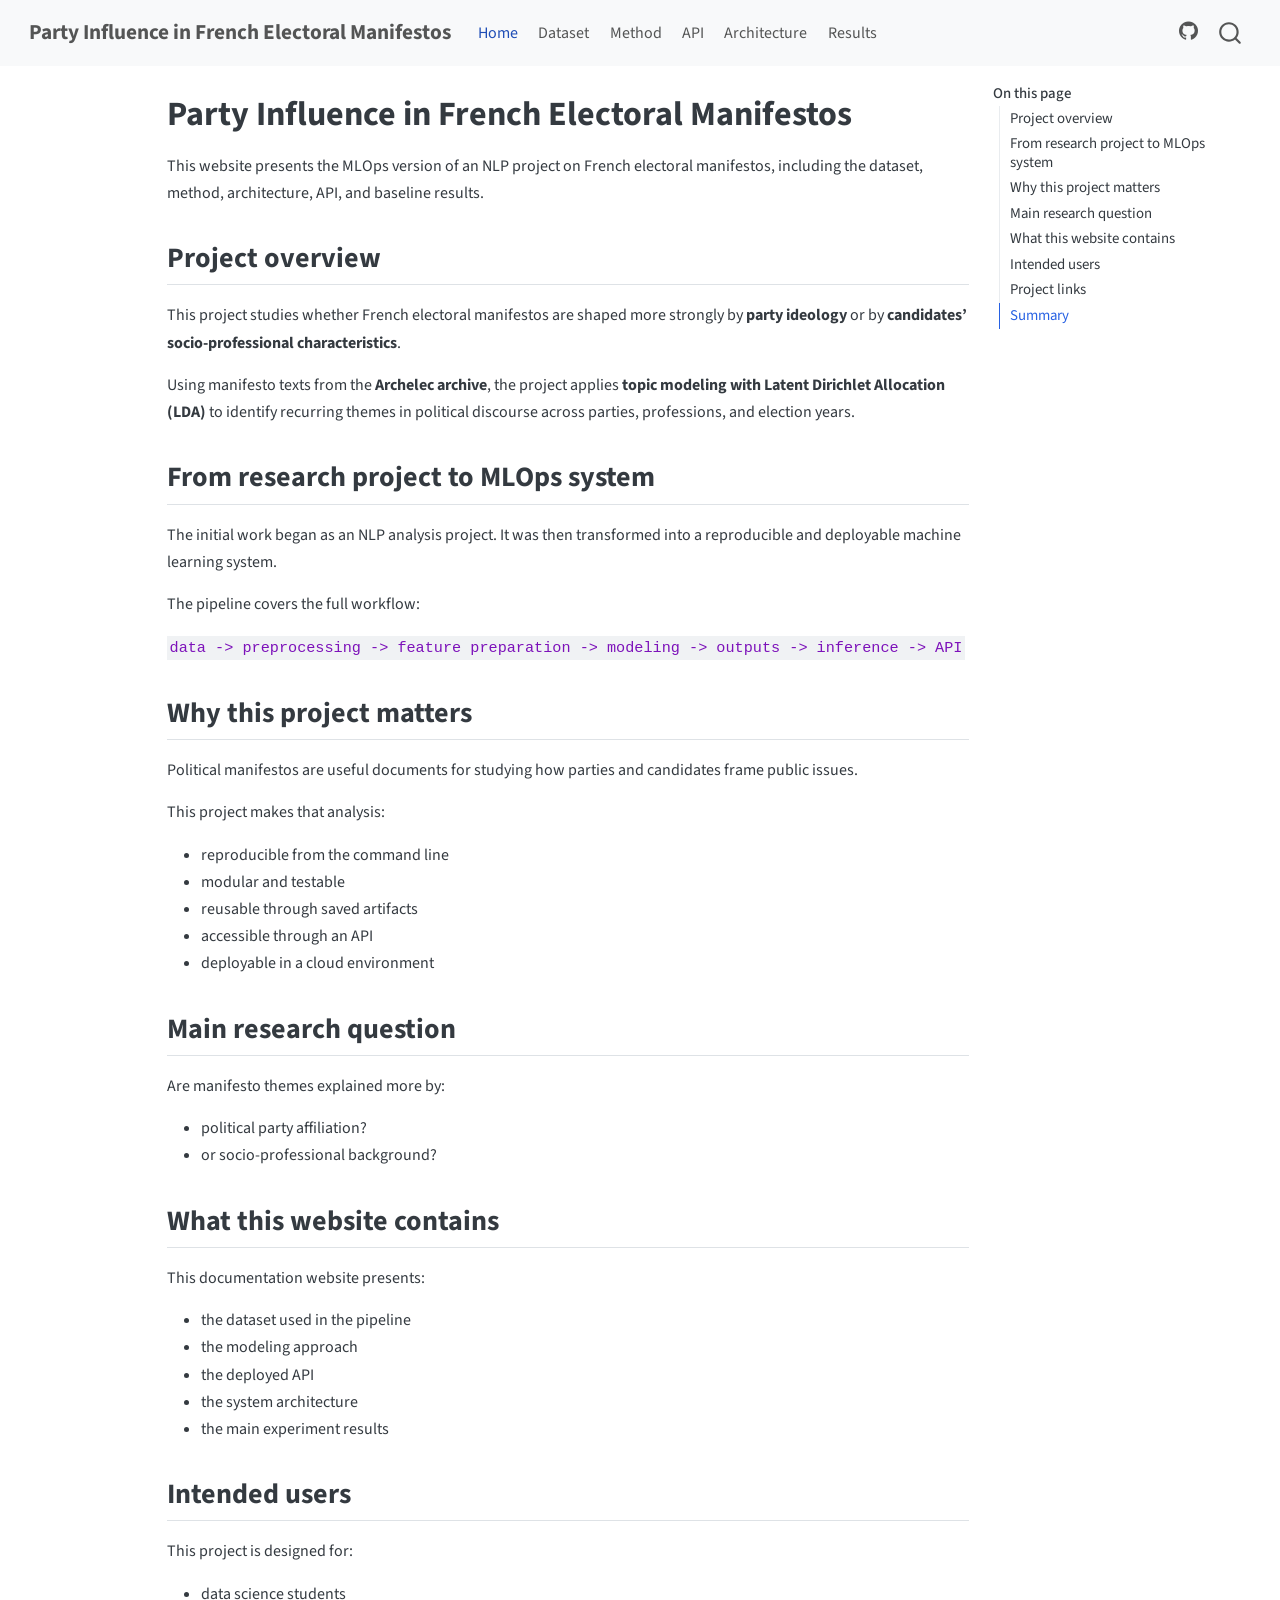
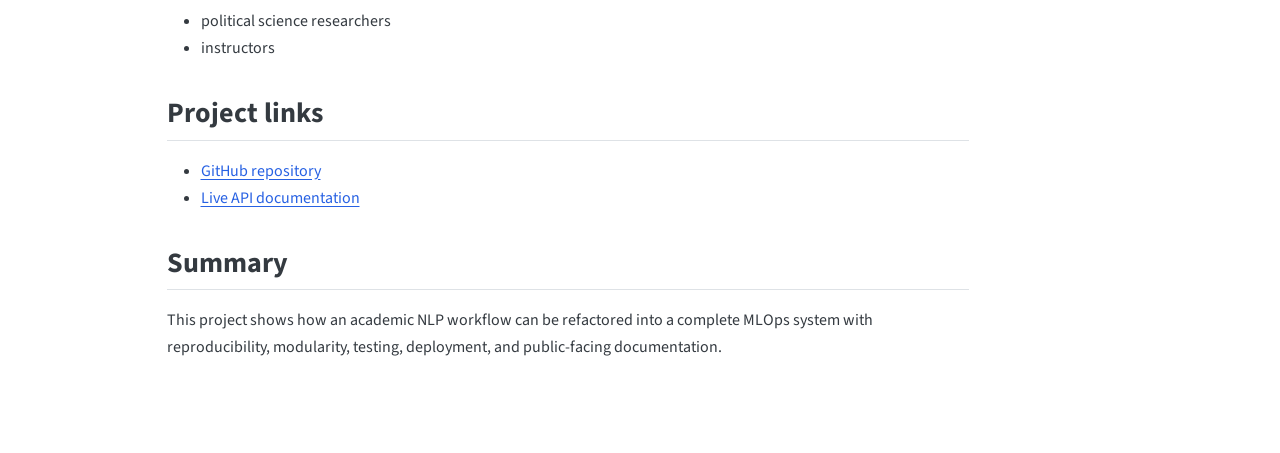
<file: docs/index.html>
<!DOCTYPE html>
<html xmlns="http://www.w3.org/1999/xhtml" lang="en" xml:lang="en"><head>

<meta charset="utf-8">
<meta name="generator" content="quarto-1.9.36">

<meta name="viewport" content="width=device-width, initial-scale=1.0, user-scalable=yes">


<title>Party Influence in French Electoral Manifestos</title>
<style>
/* Default styles provided by pandoc.
** See https://pandoc.org/MANUAL.html#variables-for-html for config info.
*/
code{white-space: pre-wrap;}
span.smallcaps{font-variant: small-caps;}
div.columns{display: flex; gap: min(4vw, 1.5em);}
div.column{flex: auto; overflow-x: auto;}
div.hanging-indent{margin-left: 1.5em; text-indent: -1.5em;}
ul.task-list{list-style: none;}
ul.task-list li input[type="checkbox"] {
  width: 0.8em;
  margin: 0 0.8em 0.2em -1em; /* quarto-specific, see https://github.com/quarto-dev/quarto-cli/issues/4556 */ 
  vertical-align: middle;
}
</style>


<script src="site_libs/quarto-nav/quarto-nav.js"></script>
<script src="site_libs/quarto-nav/headroom.min.js"></script>
<script src="site_libs/clipboard/clipboard.min.js"></script>
<script src="site_libs/quarto-search/autocomplete.umd.js"></script>
<script src="site_libs/quarto-search/fuse.min.js"></script>
<script src="site_libs/quarto-search/quarto-search.js"></script>
<meta name="quarto:offset" content="./">
<script src="site_libs/quarto-html/quarto.js" type="module"></script>
<script src="site_libs/quarto-html/tabsets/tabsets.js" type="module"></script>
<script src="site_libs/quarto-html/popper.min.js"></script>
<script src="site_libs/quarto-html/tippy.umd.min.js"></script>
<script src="site_libs/quarto-html/anchor.min.js"></script>
<link href="site_libs/quarto-html/tippy.css" rel="stylesheet">
<link href="site_libs/quarto-html/quarto-syntax-highlighting-845c23b38eaddc0f92fda52bfe77a8c8.css" rel="stylesheet" id="quarto-text-highlighting-styles">
<script src="site_libs/bootstrap/bootstrap.min.js"></script>
<link href="site_libs/bootstrap/bootstrap-icons.css" rel="stylesheet">
<link href="site_libs/bootstrap/bootstrap-158031087360bce0ff56dc785ce39e06.min.css" rel="stylesheet" append-hash="true" id="quarto-bootstrap" data-mode="light">
<script id="quarto-search-options" type="application/json">{
  "location": "navbar",
  "copy-button": false,
  "collapse-after": 3,
  "panel-placement": "end",
  "type": "overlay",
  "limit": 50,
  "keyboard-shortcut": [
    "f",
    "/",
    "s"
  ],
  "show-item-context": false,
  "language": {
    "search-no-results-text": "No results",
    "search-matching-documents-text": "matching documents",
    "search-copy-link-title": "Copy link to search",
    "search-hide-matches-text": "Hide additional matches",
    "search-more-match-text": "more match in this document",
    "search-more-matches-text": "more matches in this document",
    "search-clear-button-title": "Clear",
    "search-text-placeholder": "",
    "search-detached-cancel-button-title": "Cancel",
    "search-submit-button-title": "Submit",
    "search-label": "Search"
  }
}</script>


<link rel="stylesheet" href="styles.css">
</head>

<body class="nav-fixed quarto-light">

<div id="quarto-search-results"></div>
  <header id="quarto-header" class="headroom fixed-top">
    <nav class="navbar navbar-expand-lg " data-bs-theme="dark">
      <div class="navbar-container container-fluid">
      <div class="navbar-brand-container mx-auto">
    <a class="navbar-brand" href="./index.html">
    <span class="navbar-title">Party Influence in French Electoral Manifestos</span>
    </a>
  </div>
            <div id="quarto-search" class="" title="Search"></div>
          <button class="navbar-toggler" type="button" data-bs-toggle="collapse" data-bs-target="#navbarCollapse" aria-controls="navbarCollapse" role="menu" aria-expanded="false" aria-label="Toggle navigation" onclick="if (window.quartoToggleHeadroom) { window.quartoToggleHeadroom(); }">
  <span class="navbar-toggler-icon"></span>
</button>
          <div class="collapse navbar-collapse" id="navbarCollapse">
            <ul class="navbar-nav navbar-nav-scroll me-auto">
  <li class="nav-item">
    <a class="nav-link active" href="./index.html" aria-current="page"> 
<span class="menu-text">Home</span></a>
  </li>  
  <li class="nav-item">
    <a class="nav-link" href="./dataset.html"> 
<span class="menu-text">Dataset</span></a>
  </li>  
  <li class="nav-item">
    <a class="nav-link" href="./method.html"> 
<span class="menu-text">Method</span></a>
  </li>  
  <li class="nav-item">
    <a class="nav-link" href="./api.html"> 
<span class="menu-text">API</span></a>
  </li>  
  <li class="nav-item">
    <a class="nav-link" href="./architecture.html"> 
<span class="menu-text">Architecture</span></a>
  </li>  
  <li class="nav-item">
    <a class="nav-link" href="./results.html"> 
<span class="menu-text">Results</span></a>
  </li>  
</ul>
            <ul class="navbar-nav navbar-nav-scroll ms-auto">
  <li class="nav-item compact">
    <a class="nav-link" href="https://github.com/sarakpyny/MLOps-nlp-manifesto"> <i class="bi bi-github" role="img">
</i> 
<span class="menu-text"></span></a>
  </li>  
</ul>
          </div> <!-- /navcollapse -->
            <div class="quarto-navbar-tools">
</div>
      </div> <!-- /container-fluid -->
    </nav>
</header>
<!-- content -->
<div id="quarto-content" class="quarto-container page-columns page-rows-contents page-layout-article page-navbar">
<!-- sidebar -->
<!-- margin-sidebar -->
    <div id="quarto-margin-sidebar" class="sidebar margin-sidebar">
        <nav id="TOC" role="doc-toc" class="toc-active">
    <h2 id="toc-title">On this page</h2>
   
  <ul>
  <li><a href="#project-overview" id="toc-project-overview" class="nav-link active" data-scroll-target="#project-overview">Project overview</a></li>
  <li><a href="#from-research-project-to-mlops-system" id="toc-from-research-project-to-mlops-system" class="nav-link" data-scroll-target="#from-research-project-to-mlops-system">From research project to MLOps system</a></li>
  <li><a href="#why-this-project-matters" id="toc-why-this-project-matters" class="nav-link" data-scroll-target="#why-this-project-matters">Why this project matters</a></li>
  <li><a href="#main-research-question" id="toc-main-research-question" class="nav-link" data-scroll-target="#main-research-question">Main research question</a></li>
  <li><a href="#what-this-website-contains" id="toc-what-this-website-contains" class="nav-link" data-scroll-target="#what-this-website-contains">What this website contains</a></li>
  <li><a href="#intended-users" id="toc-intended-users" class="nav-link" data-scroll-target="#intended-users">Intended users</a></li>
  <li><a href="#project-links" id="toc-project-links" class="nav-link" data-scroll-target="#project-links">Project links</a></li>
  <li><a href="#summary" id="toc-summary" class="nav-link" data-scroll-target="#summary">Summary</a></li>
  </ul>
</nav>
    </div>
<!-- main -->
<main class="content" id="quarto-document-content">

<header id="title-block-header" class="quarto-title-block default">
<div class="quarto-title">
<h1 class="title">Party Influence in French Electoral Manifestos</h1>
</div>



<div class="quarto-title-meta">

    
  
    
  </div>
  


</header>


<p>This website presents the MLOps version of an NLP project on French electoral manifestos, including the dataset, method, architecture, API, and baseline results.</p>
<section id="project-overview" class="level2">
<h2 class="anchored" data-anchor-id="project-overview">Project overview</h2>
<p>This project studies whether French electoral manifestos are shaped more strongly by <strong>party ideology</strong> or by <strong>candidates’ socio-professional characteristics</strong>.</p>
<p>Using manifesto texts from the <strong>Archelec archive</strong>, the project applies <strong>topic modeling with Latent Dirichlet Allocation (LDA)</strong> to identify recurring themes in political discourse across parties, professions, and election years.</p>
</section>
<section id="from-research-project-to-mlops-system" class="level2">
<h2 class="anchored" data-anchor-id="from-research-project-to-mlops-system">From research project to MLOps system</h2>
<p>The initial work began as an NLP analysis project. It was then transformed into a reproducible and deployable machine learning system.</p>
<p>The pipeline covers the full workflow:</p>
<p><code>data -&gt; preprocessing -&gt; feature preparation -&gt; modeling -&gt; outputs -&gt; inference -&gt; API</code></p>
</section>
<section id="why-this-project-matters" class="level2">
<h2 class="anchored" data-anchor-id="why-this-project-matters">Why this project matters</h2>
<p>Political manifestos are useful documents for studying how parties and candidates frame public issues.</p>
<p>This project makes that analysis:</p>
<ul>
<li>reproducible from the command line</li>
<li>modular and testable</li>
<li>reusable through saved artifacts</li>
<li>accessible through an API</li>
<li>deployable in a cloud environment</li>
</ul>
</section>
<section id="main-research-question" class="level2">
<h2 class="anchored" data-anchor-id="main-research-question">Main research question</h2>
<p>Are manifesto themes explained more by:</p>
<ul>
<li>political party affiliation?</li>
<li>or socio-professional background?</li>
</ul>
</section>
<section id="what-this-website-contains" class="level2">
<h2 class="anchored" data-anchor-id="what-this-website-contains">What this website contains</h2>
<p>This documentation website presents:</p>
<ul>
<li>the dataset used in the pipeline</li>
<li>the modeling approach</li>
<li>the deployed API</li>
<li>the system architecture</li>
<li>the main experiment results</li>
</ul>
</section>
<section id="intended-users" class="level2">
<h2 class="anchored" data-anchor-id="intended-users">Intended users</h2>
<p>This project is designed for:</p>
<ul>
<li>data science students</li>
<li>political science researchers</li>
<li>instructors</li>
</ul>
</section>
<section id="project-links" class="level2">
<h2 class="anchored" data-anchor-id="project-links">Project links</h2>
<ul>
<li><a href="https://github.com/sarakpyny/MLOps-nlp-manifesto">GitHub repository</a></li>
<li><a href="https://manifesto-api-sny.lab.sspcloud.fr/docs">Live API documentation</a></li>
</ul>
</section>
<section id="summary" class="level2">
<h2 class="anchored" data-anchor-id="summary">Summary</h2>
<p>This project shows how an academic NLP workflow can be refactored into a complete MLOps system with reproducibility, modularity, testing, deployment, and public-facing documentation.</p>


</section>

</main> <!-- /main -->
<script id="quarto-html-after-body" type="application/javascript">
  window.document.addEventListener("DOMContentLoaded", function (event) {
    const icon = "";
    const anchorJS = new window.AnchorJS();
    anchorJS.options = {
      placement: 'right',
      icon: icon
    };
    anchorJS.add('.anchored');
    const isCodeAnnotation = (el) => {
      for (const clz of el.classList) {
        if (clz.startsWith('code-annotation-')) {                     
          return true;
        }
      }
      return false;
    }
    const onCopySuccess = function(e) {
      // button target
      const button = e.trigger;
      // don't keep focus
      button.blur();
      // flash "checked"
      button.classList.add('code-copy-button-checked');
      var currentTitle = button.getAttribute("title");
      button.setAttribute("title", "Copied!");
      let tooltip;
      if (window.bootstrap) {
        button.setAttribute("data-bs-toggle", "tooltip");
        button.setAttribute("data-bs-placement", "left");
        button.setAttribute("data-bs-title", "Copied!");
        tooltip = new bootstrap.Tooltip(button, 
          { trigger: "manual", 
            customClass: "code-copy-button-tooltip",
            offset: [0, -8]});
        tooltip.show();    
      }
      setTimeout(function() {
        if (tooltip) {
          tooltip.hide();
          button.removeAttribute("data-bs-title");
          button.removeAttribute("data-bs-toggle");
          button.removeAttribute("data-bs-placement");
        }
        button.setAttribute("title", currentTitle);
        button.classList.remove('code-copy-button-checked');
      }, 1000);
      // clear code selection
      e.clearSelection();
    }
    const getTextToCopy = function(trigger) {
      const outerScaffold = trigger.parentElement.cloneNode(true);
      const codeEl = outerScaffold.querySelector('code');
      for (const childEl of codeEl.children) {
        if (isCodeAnnotation(childEl)) {
          childEl.remove();
        }
      }
      return codeEl.innerText;
    }
    const clipboard = new window.ClipboardJS('.code-copy-button:not([data-in-quarto-modal])', {
      text: getTextToCopy
    });
    clipboard.on('success', onCopySuccess);
    if (window.document.getElementById('quarto-embedded-source-code-modal')) {
      const clipboardModal = new window.ClipboardJS('.code-copy-button[data-in-quarto-modal]', {
        text: getTextToCopy,
        container: window.document.getElementById('quarto-embedded-source-code-modal')
      });
      clipboardModal.on('success', onCopySuccess);
    }
      var localhostRegex = new RegExp(/^(?:http|https):\/\/localhost\:?[0-9]*\//);
      var mailtoRegex = new RegExp(/^mailto:/);
        var filterRegex = new RegExp('/' + window.location.host + '/');
      var isInternal = (href) => {
          return filterRegex.test(href) || localhostRegex.test(href) || mailtoRegex.test(href);
      }
      // Inspect non-navigation links and adorn them if external
     var links = window.document.querySelectorAll('a[href]:not(.nav-link):not(.navbar-brand):not(.toc-action):not(.sidebar-link):not(.sidebar-item-toggle):not(.pagination-link):not(.no-external):not([aria-hidden]):not(.dropdown-item):not(.quarto-navigation-tool):not(.about-link)');
      for (var i=0; i<links.length; i++) {
        const link = links[i];
        if (!isInternal(link.href)) {
          // undo the damage that might have been done by quarto-nav.js in the case of
          // links that we want to consider external
          if (link.dataset.originalHref !== undefined) {
            link.href = link.dataset.originalHref;
          }
        }
      }
    function tippyHover(el, contentFn, onTriggerFn, onUntriggerFn) {
      const config = {
        allowHTML: true,
        maxWidth: 500,
        delay: 100,
        arrow: false,
        appendTo: function(el) {
            return el.parentElement;
        },
        interactive: true,
        interactiveBorder: 10,
        theme: 'quarto',
        placement: 'bottom-start',
      };
      if (contentFn) {
        config.content = contentFn;
      }
      if (onTriggerFn) {
        config.onTrigger = onTriggerFn;
      }
      if (onUntriggerFn) {
        config.onUntrigger = onUntriggerFn;
      }
      window.tippy(el, config); 
    }
    const noterefs = window.document.querySelectorAll('a[role="doc-noteref"]');
    for (var i=0; i<noterefs.length; i++) {
      const ref = noterefs[i];
      tippyHover(ref, function() {
        // use id or data attribute instead here
        let href = ref.getAttribute('data-footnote-href') || ref.getAttribute('href');
        try { href = new URL(href).hash; } catch {}
        const id = href.replace(/^#\/?/, "");
        const note = window.document.getElementById(id);
        if (note) {
          return note.innerHTML;
        } else {
          return "";
        }
      });
    }
    const xrefs = window.document.querySelectorAll('a.quarto-xref');
    const processXRef = (id, note) => {
      // Strip column container classes
      const stripColumnClz = (el) => {
        el.classList.remove("page-full", "page-columns");
        if (el.children) {
          for (const child of el.children) {
            stripColumnClz(child);
          }
        }
      }
      stripColumnClz(note)
      if (id === null || id.startsWith('sec-')) {
        // Special case sections, only their first couple elements
        const container = document.createElement("div");
        if (note.children && note.children.length > 2) {
          container.appendChild(note.children[0].cloneNode(true));
          for (let i = 1; i < note.children.length; i++) {
            const child = note.children[i];
            if (child.tagName === "P" && child.innerText === "") {
              continue;
            } else {
              container.appendChild(child.cloneNode(true));
              break;
            }
          }
          if (window.Quarto?.typesetMath) {
            window.Quarto.typesetMath(container);
          }
          return container.innerHTML
        } else {
          if (window.Quarto?.typesetMath) {
            window.Quarto.typesetMath(note);
          }
          return note.innerHTML;
        }
      } else {
        // Remove any anchor links if they are present
        const anchorLink = note.querySelector('a.anchorjs-link');
        if (anchorLink) {
          anchorLink.remove();
        }
        if (window.Quarto?.typesetMath) {
          window.Quarto.typesetMath(note);
        }
        if (note.classList.contains("callout")) {
          return note.outerHTML;
        } else {
          return note.innerHTML;
        }
      }
    }
    for (var i=0; i<xrefs.length; i++) {
      const xref = xrefs[i];
      tippyHover(xref, undefined, function(instance) {
        instance.disable();
        let url = xref.getAttribute('href');
        let hash = undefined; 
        if (url.startsWith('#')) {
          hash = url;
        } else {
          try { hash = new URL(url).hash; } catch {}
        }
        if (hash) {
          const id = hash.replace(/^#\/?/, "");
          const note = window.document.getElementById(id);
          if (note !== null) {
            try {
              const html = processXRef(id, note.cloneNode(true));
              instance.setContent(html);
            } finally {
              instance.enable();
              instance.show();
            }
          } else {
            // See if we can fetch this
            fetch(url.split('#')[0])
            .then(res => res.text())
            .then(html => {
              const parser = new DOMParser();
              const htmlDoc = parser.parseFromString(html, "text/html");
              const note = htmlDoc.getElementById(id);
              if (note !== null) {
                const html = processXRef(id, note);
                instance.setContent(html);
              } 
            }).finally(() => {
              instance.enable();
              instance.show();
            });
          }
        } else {
          // See if we can fetch a full url (with no hash to target)
          // This is a special case and we should probably do some content thinning / targeting
          fetch(url)
          .then(res => res.text())
          .then(html => {
            const parser = new DOMParser();
            const htmlDoc = parser.parseFromString(html, "text/html");
            const note = htmlDoc.querySelector('main.content');
            if (note !== null) {
              // This should only happen for chapter cross references
              // (since there is no id in the URL)
              // remove the first header
              if (note.children.length > 0 && note.children[0].tagName === "HEADER") {
                note.children[0].remove();
              }
              const html = processXRef(null, note);
              instance.setContent(html);
            } 
          }).finally(() => {
            instance.enable();
            instance.show();
          });
        }
      }, function(instance) {
      });
    }
        let selectedAnnoteEl;
        const selectorForAnnotation = ( cell, annotation) => {
          let cellAttr = 'data-code-cell="' + cell + '"';
          let lineAttr = 'data-code-annotation="' +  annotation + '"';
          const selector = 'span[' + cellAttr + '][' + lineAttr + ']';
          return selector;
        }
        const selectCodeLines = (annoteEl) => {
          const doc = window.document;
          const targetCell = annoteEl.getAttribute("data-target-cell");
          const targetAnnotation = annoteEl.getAttribute("data-target-annotation");
          const annoteSpan = window.document.querySelector(selectorForAnnotation(targetCell, targetAnnotation));
          const lines = annoteSpan.getAttribute("data-code-lines").split(",");
          const lineIds = lines.map((line) => {
            return targetCell + "-" + line;
          })
          let top = null;
          let height = null;
          let parent = null;
          if (lineIds.length > 0) {
              //compute the position of the single el (top and bottom and make a div)
              const el = window.document.getElementById(lineIds[0]);
              top = el.offsetTop;
              height = el.offsetHeight;
              parent = el.parentElement.parentElement;
            if (lineIds.length > 1) {
              const lastEl = window.document.getElementById(lineIds[lineIds.length - 1]);
              const bottom = lastEl.offsetTop + lastEl.offsetHeight;
              height = bottom - top;
            }
            if (top !== null && height !== null && parent !== null) {
              // cook up a div (if necessary) and position it 
              let div = window.document.getElementById("code-annotation-line-highlight");
              if (div === null) {
                div = window.document.createElement("div");
                div.setAttribute("id", "code-annotation-line-highlight");
                div.style.position = 'absolute';
                parent.appendChild(div);
              }
              div.style.top = top - 2 + "px";
              div.style.height = height + 4 + "px";
              div.style.left = 0;
              let gutterDiv = window.document.getElementById("code-annotation-line-highlight-gutter");
              if (gutterDiv === null) {
                gutterDiv = window.document.createElement("div");
                gutterDiv.setAttribute("id", "code-annotation-line-highlight-gutter");
                gutterDiv.style.position = 'absolute';
                const codeCell = window.document.getElementById(targetCell);
                const gutter = codeCell.querySelector('.code-annotation-gutter');
                gutter.appendChild(gutterDiv);
              }
              gutterDiv.style.top = top - 2 + "px";
              gutterDiv.style.height = height + 4 + "px";
            }
            selectedAnnoteEl = annoteEl;
          }
        };
        const unselectCodeLines = () => {
          const elementsIds = ["code-annotation-line-highlight", "code-annotation-line-highlight-gutter"];
          elementsIds.forEach((elId) => {
            const div = window.document.getElementById(elId);
            if (div) {
              div.remove();
            }
          });
          selectedAnnoteEl = undefined;
        };
          // Handle positioning of the toggle
      window.addEventListener(
        "resize",
        throttle(() => {
          elRect = undefined;
          if (selectedAnnoteEl) {
            selectCodeLines(selectedAnnoteEl);
          }
        }, 10)
      );
      function throttle(fn, ms) {
      let throttle = false;
      let timer;
        return (...args) => {
          if(!throttle) { // first call gets through
              fn.apply(this, args);
              throttle = true;
          } else { // all the others get throttled
              if(timer) clearTimeout(timer); // cancel #2
              timer = setTimeout(() => {
                fn.apply(this, args);
                timer = throttle = false;
              }, ms);
          }
        };
      }
        // Attach click handler to the DT
        const annoteDls = window.document.querySelectorAll('dt[data-target-cell]');
        for (const annoteDlNode of annoteDls) {
          annoteDlNode.addEventListener('click', (event) => {
            const clickedEl = event.target;
            if (clickedEl !== selectedAnnoteEl) {
              unselectCodeLines();
              const activeEl = window.document.querySelector('dt[data-target-cell].code-annotation-active');
              if (activeEl) {
                activeEl.classList.remove('code-annotation-active');
              }
              selectCodeLines(clickedEl);
              clickedEl.classList.add('code-annotation-active');
            } else {
              // Unselect the line
              unselectCodeLines();
              clickedEl.classList.remove('code-annotation-active');
            }
          });
        }
    const findCites = (el) => {
      const parentEl = el.parentElement;
      if (parentEl) {
        const cites = parentEl.dataset.cites;
        if (cites) {
          return {
            el,
            cites: cites.split(' ')
          };
        } else {
          return findCites(el.parentElement)
        }
      } else {
        return undefined;
      }
    };
    var bibliorefs = window.document.querySelectorAll('a[role="doc-biblioref"]');
    for (var i=0; i<bibliorefs.length; i++) {
      const ref = bibliorefs[i];
      const citeInfo = findCites(ref);
      if (citeInfo) {
        tippyHover(citeInfo.el, function() {
          var popup = window.document.createElement('div');
          citeInfo.cites.forEach(function(cite) {
            var citeDiv = window.document.createElement('div');
            citeDiv.classList.add('hanging-indent');
            citeDiv.classList.add('csl-entry');
            var biblioDiv = window.document.getElementById('ref-' + cite);
            if (biblioDiv) {
              citeDiv.innerHTML = biblioDiv.innerHTML;
            }
            popup.appendChild(citeDiv);
          });
          return popup.innerHTML;
        });
      }
    }
  });
  </script>
</div> <!-- /content -->




</body></html>
</file>
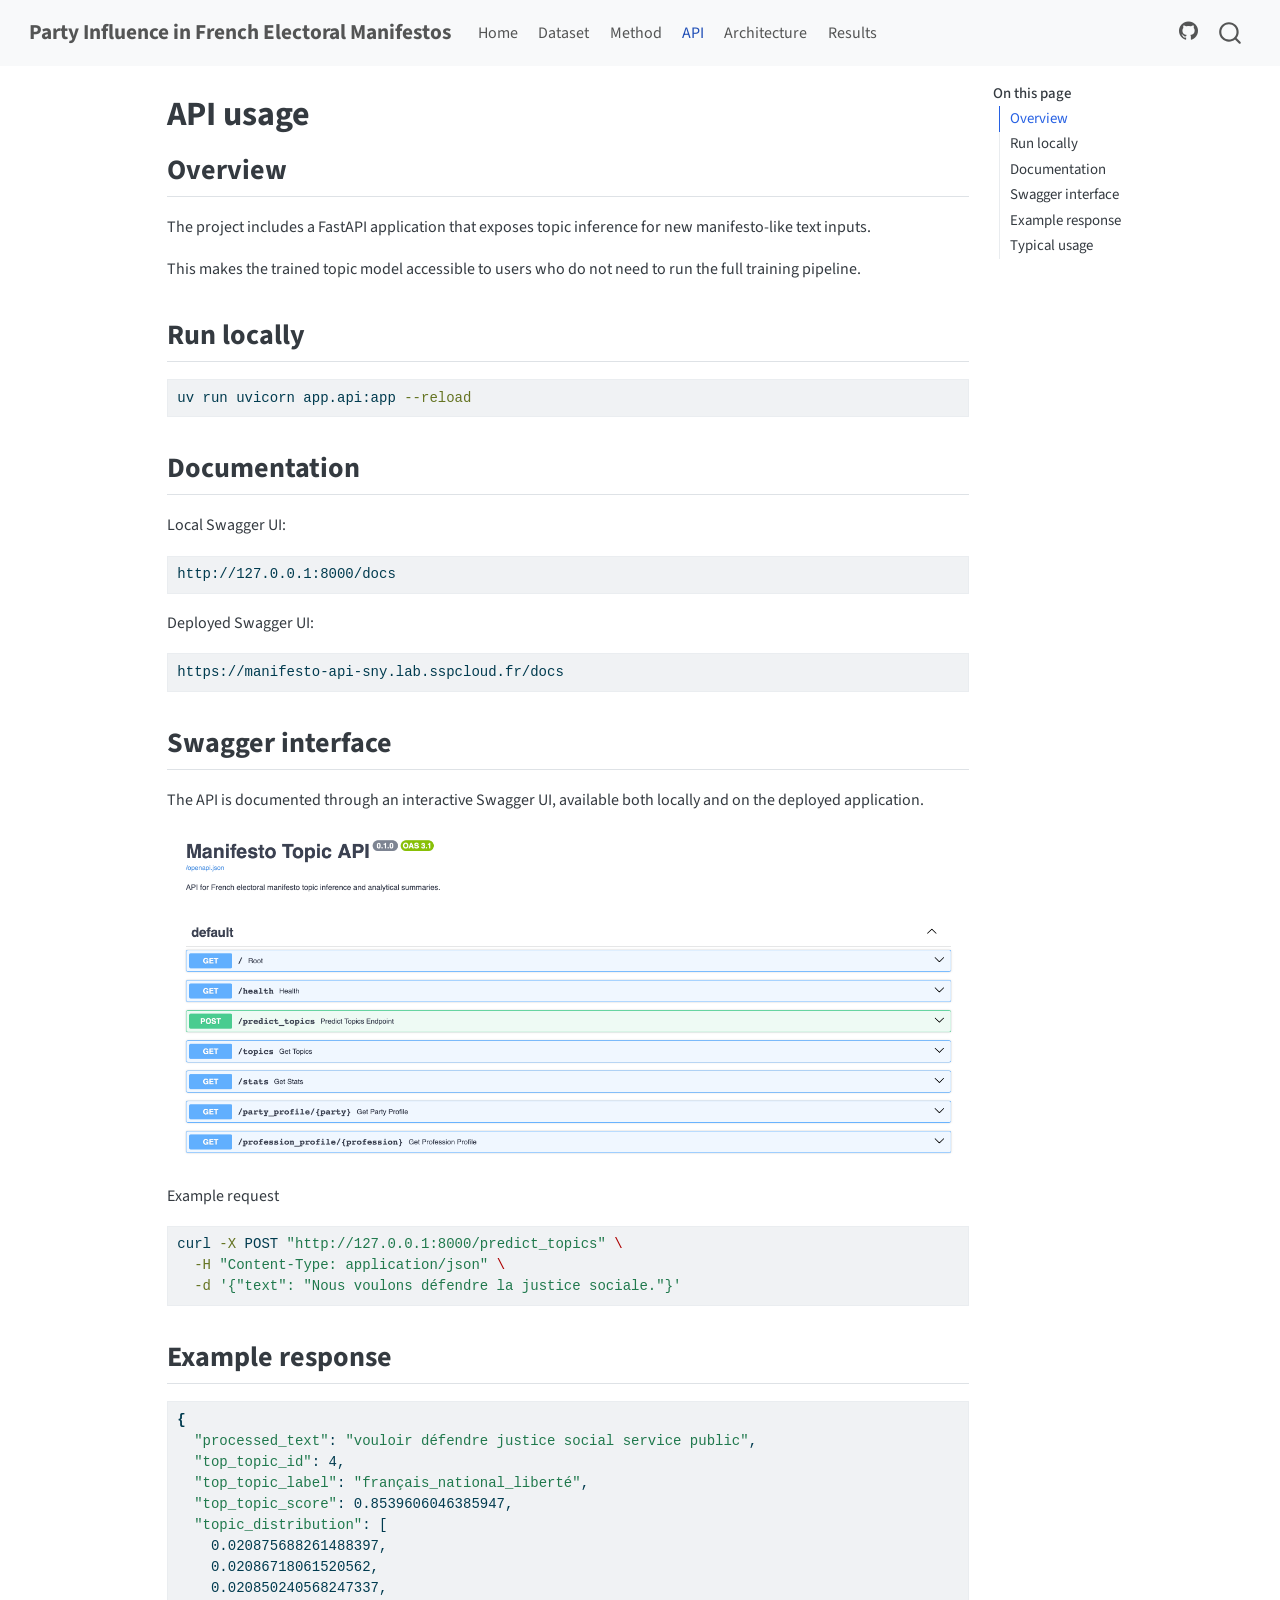
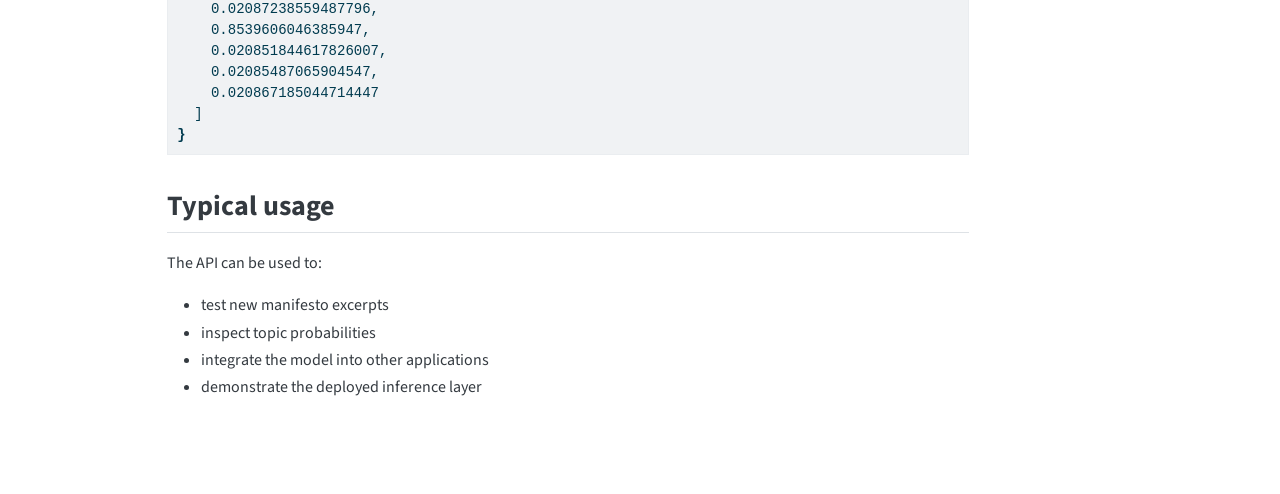
<file: docs/api.html>
<!DOCTYPE html>
<html xmlns="http://www.w3.org/1999/xhtml" lang="en" xml:lang="en"><head>

<meta charset="utf-8">
<meta name="generator" content="quarto-1.9.36">

<meta name="viewport" content="width=device-width, initial-scale=1.0, user-scalable=yes">


<title>API usage – Party Influence in French Electoral Manifestos</title>
<style>
/* Default styles provided by pandoc.
** See https://pandoc.org/MANUAL.html#variables-for-html for config info.
*/
code{white-space: pre-wrap;}
span.smallcaps{font-variant: small-caps;}
div.columns{display: flex; gap: min(4vw, 1.5em);}
div.column{flex: auto; overflow-x: auto;}
div.hanging-indent{margin-left: 1.5em; text-indent: -1.5em;}
ul.task-list{list-style: none;}
ul.task-list li input[type="checkbox"] {
  width: 0.8em;
  margin: 0 0.8em 0.2em -1em; /* quarto-specific, see https://github.com/quarto-dev/quarto-cli/issues/4556 */ 
  vertical-align: middle;
}
/* CSS for syntax highlighting */
html { -webkit-text-size-adjust: 100%; }
pre > code.sourceCode { white-space: pre; position: relative; }
pre > code.sourceCode > span { display: inline-block; line-height: 1.25; }
pre > code.sourceCode > span:empty { height: 1.2em; }
.sourceCode { overflow: visible; }
code.sourceCode > span { color: inherit; text-decoration: inherit; }
div.sourceCode { margin: 1em 0; }
pre.sourceCode { margin: 0; }
@media screen {
div.sourceCode { overflow: auto; }
}
@media print {
pre > code.sourceCode { white-space: pre-wrap; }
pre > code.sourceCode > span { text-indent: -5em; padding-left: 5em; }
}
pre.numberSource code
  { counter-reset: source-line 0; }
pre.numberSource code > span
  { position: relative; left: -4em; counter-increment: source-line; }
pre.numberSource code > span > a:first-child::before
  { content: counter(source-line);
    position: relative; left: -1em; text-align: right; vertical-align: baseline;
    border: none; display: inline-block;
    -webkit-touch-callout: none; -webkit-user-select: none;
    -khtml-user-select: none; -moz-user-select: none;
    -ms-user-select: none; user-select: none;
    padding: 0 4px; width: 4em;
  }
pre.numberSource { margin-left: 3em;  padding-left: 4px; }
div.sourceCode
  {   }
@media screen {
pre > code.sourceCode > span > a:first-child::before { text-decoration: underline; }
}
</style>


<script src="site_libs/quarto-nav/quarto-nav.js"></script>
<script src="site_libs/quarto-nav/headroom.min.js"></script>
<script src="site_libs/clipboard/clipboard.min.js"></script>
<script src="site_libs/quarto-search/autocomplete.umd.js"></script>
<script src="site_libs/quarto-search/fuse.min.js"></script>
<script src="site_libs/quarto-search/quarto-search.js"></script>
<meta name="quarto:offset" content="./">
<script src="site_libs/quarto-html/quarto.js" type="module"></script>
<script src="site_libs/quarto-html/tabsets/tabsets.js" type="module"></script>
<script src="site_libs/quarto-html/popper.min.js"></script>
<script src="site_libs/quarto-html/tippy.umd.min.js"></script>
<script src="site_libs/quarto-html/anchor.min.js"></script>
<link href="site_libs/quarto-html/tippy.css" rel="stylesheet">
<link href="site_libs/quarto-html/quarto-syntax-highlighting-845c23b38eaddc0f92fda52bfe77a8c8.css" rel="stylesheet" id="quarto-text-highlighting-styles">
<script src="site_libs/bootstrap/bootstrap.min.js"></script>
<link href="site_libs/bootstrap/bootstrap-icons.css" rel="stylesheet">
<link href="site_libs/bootstrap/bootstrap-158031087360bce0ff56dc785ce39e06.min.css" rel="stylesheet" append-hash="true" id="quarto-bootstrap" data-mode="light">
<script id="quarto-search-options" type="application/json">{
  "location": "navbar",
  "copy-button": false,
  "collapse-after": 3,
  "panel-placement": "end",
  "type": "overlay",
  "limit": 50,
  "keyboard-shortcut": [
    "f",
    "/",
    "s"
  ],
  "show-item-context": false,
  "language": {
    "search-no-results-text": "No results",
    "search-matching-documents-text": "matching documents",
    "search-copy-link-title": "Copy link to search",
    "search-hide-matches-text": "Hide additional matches",
    "search-more-match-text": "more match in this document",
    "search-more-matches-text": "more matches in this document",
    "search-clear-button-title": "Clear",
    "search-text-placeholder": "",
    "search-detached-cancel-button-title": "Cancel",
    "search-submit-button-title": "Submit",
    "search-label": "Search"
  }
}</script>


<link rel="stylesheet" href="styles.css">
</head>

<body class="nav-fixed quarto-light">

<div id="quarto-search-results"></div>
  <header id="quarto-header" class="headroom fixed-top">
    <nav class="navbar navbar-expand-lg " data-bs-theme="dark">
      <div class="navbar-container container-fluid">
      <div class="navbar-brand-container mx-auto">
    <a class="navbar-brand" href="./index.html">
    <span class="navbar-title">Party Influence in French Electoral Manifestos</span>
    </a>
  </div>
            <div id="quarto-search" class="" title="Search"></div>
          <button class="navbar-toggler" type="button" data-bs-toggle="collapse" data-bs-target="#navbarCollapse" aria-controls="navbarCollapse" role="menu" aria-expanded="false" aria-label="Toggle navigation" onclick="if (window.quartoToggleHeadroom) { window.quartoToggleHeadroom(); }">
  <span class="navbar-toggler-icon"></span>
</button>
          <div class="collapse navbar-collapse" id="navbarCollapse">
            <ul class="navbar-nav navbar-nav-scroll me-auto">
  <li class="nav-item">
    <a class="nav-link" href="./index.html"> 
<span class="menu-text">Home</span></a>
  </li>  
  <li class="nav-item">
    <a class="nav-link" href="./dataset.html"> 
<span class="menu-text">Dataset</span></a>
  </li>  
  <li class="nav-item">
    <a class="nav-link" href="./method.html"> 
<span class="menu-text">Method</span></a>
  </li>  
  <li class="nav-item">
    <a class="nav-link active" href="./api.html" aria-current="page"> 
<span class="menu-text">API</span></a>
  </li>  
  <li class="nav-item">
    <a class="nav-link" href="./architecture.html"> 
<span class="menu-text">Architecture</span></a>
  </li>  
  <li class="nav-item">
    <a class="nav-link" href="./results.html"> 
<span class="menu-text">Results</span></a>
  </li>  
</ul>
            <ul class="navbar-nav navbar-nav-scroll ms-auto">
  <li class="nav-item compact">
    <a class="nav-link" href="https://github.com/sarakpyny/MLOps-nlp-manifesto"> <i class="bi bi-github" role="img">
</i> 
<span class="menu-text"></span></a>
  </li>  
</ul>
          </div> <!-- /navcollapse -->
            <div class="quarto-navbar-tools">
</div>
      </div> <!-- /container-fluid -->
    </nav>
</header>
<!-- content -->
<div id="quarto-content" class="quarto-container page-columns page-rows-contents page-layout-article page-navbar">
<!-- sidebar -->
<!-- margin-sidebar -->
    <div id="quarto-margin-sidebar" class="sidebar margin-sidebar">
        <nav id="TOC" role="doc-toc" class="toc-active">
    <h2 id="toc-title">On this page</h2>
   
  <ul>
  <li><a href="#overview" id="toc-overview" class="nav-link active" data-scroll-target="#overview">Overview</a></li>
  <li><a href="#run-locally" id="toc-run-locally" class="nav-link" data-scroll-target="#run-locally">Run locally</a></li>
  <li><a href="#documentation" id="toc-documentation" class="nav-link" data-scroll-target="#documentation">Documentation</a></li>
  <li><a href="#swagger-interface" id="toc-swagger-interface" class="nav-link" data-scroll-target="#swagger-interface">Swagger interface</a></li>
  <li><a href="#example-response" id="toc-example-response" class="nav-link" data-scroll-target="#example-response">Example response</a></li>
  <li><a href="#typical-usage" id="toc-typical-usage" class="nav-link" data-scroll-target="#typical-usage">Typical usage</a></li>
  </ul>
</nav>
    </div>
<!-- main -->
<main class="content" id="quarto-document-content">

<header id="title-block-header" class="quarto-title-block default">
<div class="quarto-title">
<h1 class="title">API usage</h1>
</div>



<div class="quarto-title-meta">

    
  
    
  </div>
  


</header>


<section id="overview" class="level2">
<h2 class="anchored" data-anchor-id="overview">Overview</h2>
<p>The project includes a FastAPI application that exposes topic inference for new manifesto-like text inputs.</p>
<p>This makes the trained topic model accessible to users who do not need to run the full training pipeline.</p>
</section>
<section id="run-locally" class="level2">
<h2 class="anchored" data-anchor-id="run-locally">Run locally</h2>
<div class="code-copy-outer-scaffold"><div class="sourceCode" id="cb1"><pre class="sourceCode bash code-with-copy"><code class="sourceCode bash"><span id="cb1-1"><a href="#cb1-1" aria-hidden="true" tabindex="-1"></a><span class="ex">uv</span> run uvicorn app.api:app <span class="at">--reload</span></span></code></pre></div><button title="Copy to Clipboard" class="code-copy-button"><i class="bi"></i></button></div>
</section>
<section id="documentation" class="level2">
<h2 class="anchored" data-anchor-id="documentation">Documentation</h2>
<p>Local Swagger UI:</p>
<div class="code-copy-outer-scaffold"><div class="sourceCode" id="cb2"><pre class="sourceCode bash code-with-copy"><code class="sourceCode bash"><span id="cb2-1"><a href="#cb2-1" aria-hidden="true" tabindex="-1"></a><span class="ex">http://127.0.0.1:8000/docs</span></span></code></pre></div><button title="Copy to Clipboard" class="code-copy-button"><i class="bi"></i></button></div>
<p>Deployed Swagger UI:</p>
<div class="code-copy-outer-scaffold"><div class="sourceCode" id="cb3"><pre class="sourceCode bash code-with-copy"><code class="sourceCode bash"><span id="cb3-1"><a href="#cb3-1" aria-hidden="true" tabindex="-1"></a><span class="ex">https://manifesto-api-sny.lab.sspcloud.fr/docs</span></span></code></pre></div><button title="Copy to Clipboard" class="code-copy-button"><i class="bi"></i></button></div>
</section>
<section id="swagger-interface" class="level2">
<h2 class="anchored" data-anchor-id="swagger-interface">Swagger interface</h2>
<p>The API is documented through an interactive Swagger UI, available both locally and on the deployed application.</p>
<p><img src="assets/swagger-ui.png" class="img-fluid"></p>
<p>Example request</p>
<div class="code-copy-outer-scaffold"><div class="sourceCode" id="cb4"><pre class="sourceCode bash code-with-copy"><code class="sourceCode bash"><span id="cb4-1"><a href="#cb4-1" aria-hidden="true" tabindex="-1"></a><span class="ex">curl</span> <span class="at">-X</span> POST <span class="st">"http://127.0.0.1:8000/predict_topics"</span> <span class="dt">\</span></span>
<span id="cb4-2"><a href="#cb4-2" aria-hidden="true" tabindex="-1"></a>  <span class="at">-H</span> <span class="st">"Content-Type: application/json"</span> <span class="dt">\</span></span>
<span id="cb4-3"><a href="#cb4-3" aria-hidden="true" tabindex="-1"></a>  <span class="at">-d</span> <span class="st">'{"text": "Nous voulons défendre la justice sociale."}'</span></span></code></pre></div><button title="Copy to Clipboard" class="code-copy-button"><i class="bi"></i></button></div>
</section>
<section id="example-response" class="level2">
<h2 class="anchored" data-anchor-id="example-response">Example response</h2>
<div class="code-copy-outer-scaffold"><div class="sourceCode" id="cb5"><pre class="sourceCode bash code-with-copy"><code class="sourceCode bash"><span id="cb5-1"><a href="#cb5-1" aria-hidden="true" tabindex="-1"></a><span class="kw">{</span></span>
<span id="cb5-2"><a href="#cb5-2" aria-hidden="true" tabindex="-1"></a>  <span class="st">"processed_text"</span><span class="ex">:</span> <span class="st">"vouloir défendre justice social service public"</span>,</span>
<span id="cb5-3"><a href="#cb5-3" aria-hidden="true" tabindex="-1"></a>  <span class="st">"top_topic_id"</span><span class="ex">:</span> 4,</span>
<span id="cb5-4"><a href="#cb5-4" aria-hidden="true" tabindex="-1"></a>  <span class="st">"top_topic_label"</span><span class="ex">:</span> <span class="st">"français_national_liberté"</span>,</span>
<span id="cb5-5"><a href="#cb5-5" aria-hidden="true" tabindex="-1"></a>  <span class="st">"top_topic_score"</span><span class="ex">:</span> 0.8539606046385947,</span>
<span id="cb5-6"><a href="#cb5-6" aria-hidden="true" tabindex="-1"></a>  <span class="st">"topic_distribution"</span><span class="ex">:</span> [</span>
<span id="cb5-7"><a href="#cb5-7" aria-hidden="true" tabindex="-1"></a>    <span class="ex">0.020875688261488397,</span></span>
<span id="cb5-8"><a href="#cb5-8" aria-hidden="true" tabindex="-1"></a>    <span class="ex">0.02086718061520562,</span></span>
<span id="cb5-9"><a href="#cb5-9" aria-hidden="true" tabindex="-1"></a>    <span class="ex">0.020850240568247337,</span></span>
<span id="cb5-10"><a href="#cb5-10" aria-hidden="true" tabindex="-1"></a>    <span class="ex">0.02087238559487796,</span></span>
<span id="cb5-11"><a href="#cb5-11" aria-hidden="true" tabindex="-1"></a>    <span class="ex">0.8539606046385947,</span></span>
<span id="cb5-12"><a href="#cb5-12" aria-hidden="true" tabindex="-1"></a>    <span class="ex">0.020851844617826007,</span></span>
<span id="cb5-13"><a href="#cb5-13" aria-hidden="true" tabindex="-1"></a>    <span class="ex">0.02085487065904547,</span></span>
<span id="cb5-14"><a href="#cb5-14" aria-hidden="true" tabindex="-1"></a>    <span class="ex">0.020867185044714447</span></span>
<span id="cb5-15"><a href="#cb5-15" aria-hidden="true" tabindex="-1"></a>  <span class="ex">]</span></span>
<span id="cb5-16"><a href="#cb5-16" aria-hidden="true" tabindex="-1"></a><span class="kw">}</span></span></code></pre></div><button title="Copy to Clipboard" class="code-copy-button"><i class="bi"></i></button></div>
</section>
<section id="typical-usage" class="level2">
<h2 class="anchored" data-anchor-id="typical-usage">Typical usage</h2>
<p>The API can be used to:</p>
<ul>
<li>test new manifesto excerpts</li>
<li>inspect topic probabilities</li>
<li>integrate the model into other applications</li>
<li>demonstrate the deployed inference layer</li>
</ul>


</section>

</main> <!-- /main -->
<script id="quarto-html-after-body" type="application/javascript">
  window.document.addEventListener("DOMContentLoaded", function (event) {
    const icon = "";
    const anchorJS = new window.AnchorJS();
    anchorJS.options = {
      placement: 'right',
      icon: icon
    };
    anchorJS.add('.anchored');
    const isCodeAnnotation = (el) => {
      for (const clz of el.classList) {
        if (clz.startsWith('code-annotation-')) {                     
          return true;
        }
      }
      return false;
    }
    const onCopySuccess = function(e) {
      // button target
      const button = e.trigger;
      // don't keep focus
      button.blur();
      // flash "checked"
      button.classList.add('code-copy-button-checked');
      var currentTitle = button.getAttribute("title");
      button.setAttribute("title", "Copied!");
      let tooltip;
      if (window.bootstrap) {
        button.setAttribute("data-bs-toggle", "tooltip");
        button.setAttribute("data-bs-placement", "left");
        button.setAttribute("data-bs-title", "Copied!");
        tooltip = new bootstrap.Tooltip(button, 
          { trigger: "manual", 
            customClass: "code-copy-button-tooltip",
            offset: [0, -8]});
        tooltip.show();    
      }
      setTimeout(function() {
        if (tooltip) {
          tooltip.hide();
          button.removeAttribute("data-bs-title");
          button.removeAttribute("data-bs-toggle");
          button.removeAttribute("data-bs-placement");
        }
        button.setAttribute("title", currentTitle);
        button.classList.remove('code-copy-button-checked');
      }, 1000);
      // clear code selection
      e.clearSelection();
    }
    const getTextToCopy = function(trigger) {
      const outerScaffold = trigger.parentElement.cloneNode(true);
      const codeEl = outerScaffold.querySelector('code');
      for (const childEl of codeEl.children) {
        if (isCodeAnnotation(childEl)) {
          childEl.remove();
        }
      }
      return codeEl.innerText;
    }
    const clipboard = new window.ClipboardJS('.code-copy-button:not([data-in-quarto-modal])', {
      text: getTextToCopy
    });
    clipboard.on('success', onCopySuccess);
    if (window.document.getElementById('quarto-embedded-source-code-modal')) {
      const clipboardModal = new window.ClipboardJS('.code-copy-button[data-in-quarto-modal]', {
        text: getTextToCopy,
        container: window.document.getElementById('quarto-embedded-source-code-modal')
      });
      clipboardModal.on('success', onCopySuccess);
    }
      var localhostRegex = new RegExp(/^(?:http|https):\/\/localhost\:?[0-9]*\//);
      var mailtoRegex = new RegExp(/^mailto:/);
        var filterRegex = new RegExp('/' + window.location.host + '/');
      var isInternal = (href) => {
          return filterRegex.test(href) || localhostRegex.test(href) || mailtoRegex.test(href);
      }
      // Inspect non-navigation links and adorn them if external
     var links = window.document.querySelectorAll('a[href]:not(.nav-link):not(.navbar-brand):not(.toc-action):not(.sidebar-link):not(.sidebar-item-toggle):not(.pagination-link):not(.no-external):not([aria-hidden]):not(.dropdown-item):not(.quarto-navigation-tool):not(.about-link)');
      for (var i=0; i<links.length; i++) {
        const link = links[i];
        if (!isInternal(link.href)) {
          // undo the damage that might have been done by quarto-nav.js in the case of
          // links that we want to consider external
          if (link.dataset.originalHref !== undefined) {
            link.href = link.dataset.originalHref;
          }
        }
      }
    function tippyHover(el, contentFn, onTriggerFn, onUntriggerFn) {
      const config = {
        allowHTML: true,
        maxWidth: 500,
        delay: 100,
        arrow: false,
        appendTo: function(el) {
            return el.parentElement;
        },
        interactive: true,
        interactiveBorder: 10,
        theme: 'quarto',
        placement: 'bottom-start',
      };
      if (contentFn) {
        config.content = contentFn;
      }
      if (onTriggerFn) {
        config.onTrigger = onTriggerFn;
      }
      if (onUntriggerFn) {
        config.onUntrigger = onUntriggerFn;
      }
      window.tippy(el, config); 
    }
    const noterefs = window.document.querySelectorAll('a[role="doc-noteref"]');
    for (var i=0; i<noterefs.length; i++) {
      const ref = noterefs[i];
      tippyHover(ref, function() {
        // use id or data attribute instead here
        let href = ref.getAttribute('data-footnote-href') || ref.getAttribute('href');
        try { href = new URL(href).hash; } catch {}
        const id = href.replace(/^#\/?/, "");
        const note = window.document.getElementById(id);
        if (note) {
          return note.innerHTML;
        } else {
          return "";
        }
      });
    }
    const xrefs = window.document.querySelectorAll('a.quarto-xref');
    const processXRef = (id, note) => {
      // Strip column container classes
      const stripColumnClz = (el) => {
        el.classList.remove("page-full", "page-columns");
        if (el.children) {
          for (const child of el.children) {
            stripColumnClz(child);
          }
        }
      }
      stripColumnClz(note)
      if (id === null || id.startsWith('sec-')) {
        // Special case sections, only their first couple elements
        const container = document.createElement("div");
        if (note.children && note.children.length > 2) {
          container.appendChild(note.children[0].cloneNode(true));
          for (let i = 1; i < note.children.length; i++) {
            const child = note.children[i];
            if (child.tagName === "P" && child.innerText === "") {
              continue;
            } else {
              container.appendChild(child.cloneNode(true));
              break;
            }
          }
          if (window.Quarto?.typesetMath) {
            window.Quarto.typesetMath(container);
          }
          return container.innerHTML
        } else {
          if (window.Quarto?.typesetMath) {
            window.Quarto.typesetMath(note);
          }
          return note.innerHTML;
        }
      } else {
        // Remove any anchor links if they are present
        const anchorLink = note.querySelector('a.anchorjs-link');
        if (anchorLink) {
          anchorLink.remove();
        }
        if (window.Quarto?.typesetMath) {
          window.Quarto.typesetMath(note);
        }
        if (note.classList.contains("callout")) {
          return note.outerHTML;
        } else {
          return note.innerHTML;
        }
      }
    }
    for (var i=0; i<xrefs.length; i++) {
      const xref = xrefs[i];
      tippyHover(xref, undefined, function(instance) {
        instance.disable();
        let url = xref.getAttribute('href');
        let hash = undefined; 
        if (url.startsWith('#')) {
          hash = url;
        } else {
          try { hash = new URL(url).hash; } catch {}
        }
        if (hash) {
          const id = hash.replace(/^#\/?/, "");
          const note = window.document.getElementById(id);
          if (note !== null) {
            try {
              const html = processXRef(id, note.cloneNode(true));
              instance.setContent(html);
            } finally {
              instance.enable();
              instance.show();
            }
          } else {
            // See if we can fetch this
            fetch(url.split('#')[0])
            .then(res => res.text())
            .then(html => {
              const parser = new DOMParser();
              const htmlDoc = parser.parseFromString(html, "text/html");
              const note = htmlDoc.getElementById(id);
              if (note !== null) {
                const html = processXRef(id, note);
                instance.setContent(html);
              } 
            }).finally(() => {
              instance.enable();
              instance.show();
            });
          }
        } else {
          // See if we can fetch a full url (with no hash to target)
          // This is a special case and we should probably do some content thinning / targeting
          fetch(url)
          .then(res => res.text())
          .then(html => {
            const parser = new DOMParser();
            const htmlDoc = parser.parseFromString(html, "text/html");
            const note = htmlDoc.querySelector('main.content');
            if (note !== null) {
              // This should only happen for chapter cross references
              // (since there is no id in the URL)
              // remove the first header
              if (note.children.length > 0 && note.children[0].tagName === "HEADER") {
                note.children[0].remove();
              }
              const html = processXRef(null, note);
              instance.setContent(html);
            } 
          }).finally(() => {
            instance.enable();
            instance.show();
          });
        }
      }, function(instance) {
      });
    }
        let selectedAnnoteEl;
        const selectorForAnnotation = ( cell, annotation) => {
          let cellAttr = 'data-code-cell="' + cell + '"';
          let lineAttr = 'data-code-annotation="' +  annotation + '"';
          const selector = 'span[' + cellAttr + '][' + lineAttr + ']';
          return selector;
        }
        const selectCodeLines = (annoteEl) => {
          const doc = window.document;
          const targetCell = annoteEl.getAttribute("data-target-cell");
          const targetAnnotation = annoteEl.getAttribute("data-target-annotation");
          const annoteSpan = window.document.querySelector(selectorForAnnotation(targetCell, targetAnnotation));
          const lines = annoteSpan.getAttribute("data-code-lines").split(",");
          const lineIds = lines.map((line) => {
            return targetCell + "-" + line;
          })
          let top = null;
          let height = null;
          let parent = null;
          if (lineIds.length > 0) {
              //compute the position of the single el (top and bottom and make a div)
              const el = window.document.getElementById(lineIds[0]);
              top = el.offsetTop;
              height = el.offsetHeight;
              parent = el.parentElement.parentElement;
            if (lineIds.length > 1) {
              const lastEl = window.document.getElementById(lineIds[lineIds.length - 1]);
              const bottom = lastEl.offsetTop + lastEl.offsetHeight;
              height = bottom - top;
            }
            if (top !== null && height !== null && parent !== null) {
              // cook up a div (if necessary) and position it 
              let div = window.document.getElementById("code-annotation-line-highlight");
              if (div === null) {
                div = window.document.createElement("div");
                div.setAttribute("id", "code-annotation-line-highlight");
                div.style.position = 'absolute';
                parent.appendChild(div);
              }
              div.style.top = top - 2 + "px";
              div.style.height = height + 4 + "px";
              div.style.left = 0;
              let gutterDiv = window.document.getElementById("code-annotation-line-highlight-gutter");
              if (gutterDiv === null) {
                gutterDiv = window.document.createElement("div");
                gutterDiv.setAttribute("id", "code-annotation-line-highlight-gutter");
                gutterDiv.style.position = 'absolute';
                const codeCell = window.document.getElementById(targetCell);
                const gutter = codeCell.querySelector('.code-annotation-gutter');
                gutter.appendChild(gutterDiv);
              }
              gutterDiv.style.top = top - 2 + "px";
              gutterDiv.style.height = height + 4 + "px";
            }
            selectedAnnoteEl = annoteEl;
          }
        };
        const unselectCodeLines = () => {
          const elementsIds = ["code-annotation-line-highlight", "code-annotation-line-highlight-gutter"];
          elementsIds.forEach((elId) => {
            const div = window.document.getElementById(elId);
            if (div) {
              div.remove();
            }
          });
          selectedAnnoteEl = undefined;
        };
          // Handle positioning of the toggle
      window.addEventListener(
        "resize",
        throttle(() => {
          elRect = undefined;
          if (selectedAnnoteEl) {
            selectCodeLines(selectedAnnoteEl);
          }
        }, 10)
      );
      function throttle(fn, ms) {
      let throttle = false;
      let timer;
        return (...args) => {
          if(!throttle) { // first call gets through
              fn.apply(this, args);
              throttle = true;
          } else { // all the others get throttled
              if(timer) clearTimeout(timer); // cancel #2
              timer = setTimeout(() => {
                fn.apply(this, args);
                timer = throttle = false;
              }, ms);
          }
        };
      }
        // Attach click handler to the DT
        const annoteDls = window.document.querySelectorAll('dt[data-target-cell]');
        for (const annoteDlNode of annoteDls) {
          annoteDlNode.addEventListener('click', (event) => {
            const clickedEl = event.target;
            if (clickedEl !== selectedAnnoteEl) {
              unselectCodeLines();
              const activeEl = window.document.querySelector('dt[data-target-cell].code-annotation-active');
              if (activeEl) {
                activeEl.classList.remove('code-annotation-active');
              }
              selectCodeLines(clickedEl);
              clickedEl.classList.add('code-annotation-active');
            } else {
              // Unselect the line
              unselectCodeLines();
              clickedEl.classList.remove('code-annotation-active');
            }
          });
        }
    const findCites = (el) => {
      const parentEl = el.parentElement;
      if (parentEl) {
        const cites = parentEl.dataset.cites;
        if (cites) {
          return {
            el,
            cites: cites.split(' ')
          };
        } else {
          return findCites(el.parentElement)
        }
      } else {
        return undefined;
      }
    };
    var bibliorefs = window.document.querySelectorAll('a[role="doc-biblioref"]');
    for (var i=0; i<bibliorefs.length; i++) {
      const ref = bibliorefs[i];
      const citeInfo = findCites(ref);
      if (citeInfo) {
        tippyHover(citeInfo.el, function() {
          var popup = window.document.createElement('div');
          citeInfo.cites.forEach(function(cite) {
            var citeDiv = window.document.createElement('div');
            citeDiv.classList.add('hanging-indent');
            citeDiv.classList.add('csl-entry');
            var biblioDiv = window.document.getElementById('ref-' + cite);
            if (biblioDiv) {
              citeDiv.innerHTML = biblioDiv.innerHTML;
            }
            popup.appendChild(citeDiv);
          });
          return popup.innerHTML;
        });
      }
    }
  });
  </script>
</div> <!-- /content -->




</body></html>
</file>
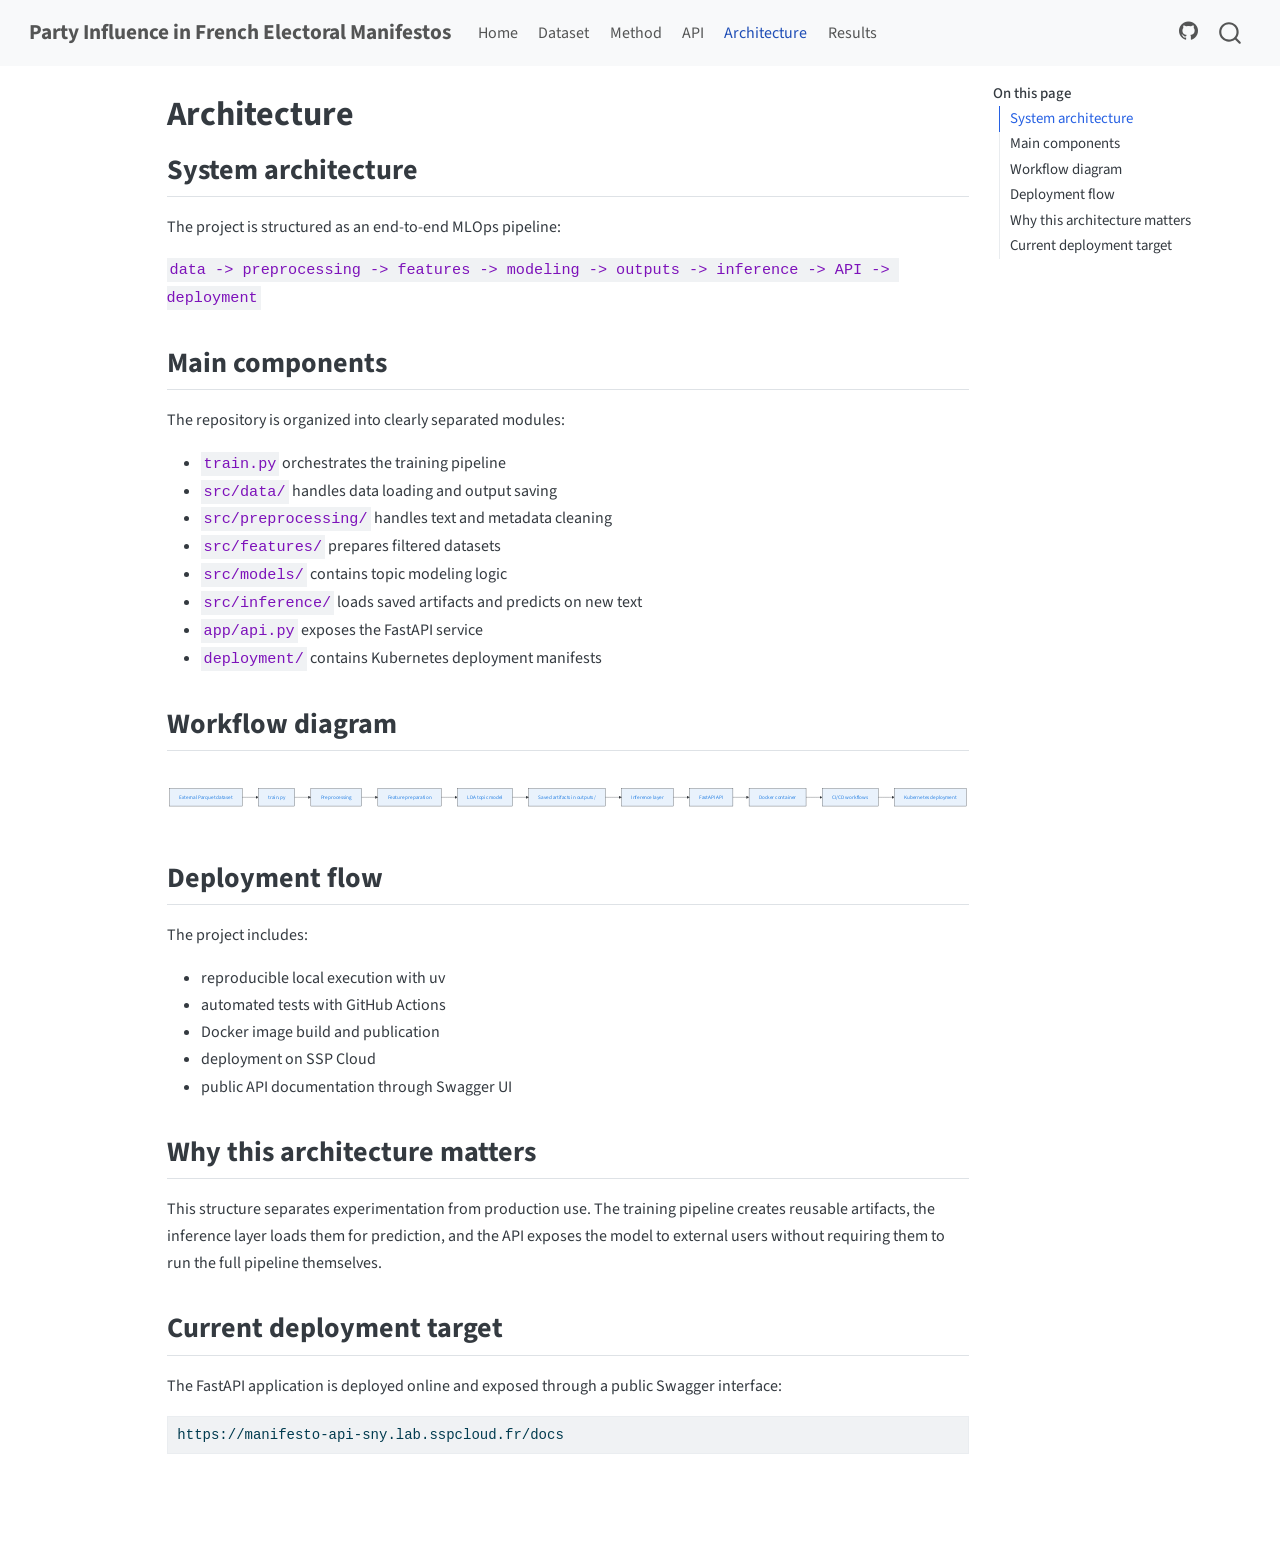
<file: docs/architecture.html>
<!DOCTYPE html>
<html xmlns="http://www.w3.org/1999/xhtml" lang="en" xml:lang="en"><head>

<meta charset="utf-8">
<meta name="generator" content="quarto-1.9.36">

<meta name="viewport" content="width=device-width, initial-scale=1.0, user-scalable=yes">


<title>Architecture – Party Influence in French Electoral Manifestos</title>
<style>
/* Default styles provided by pandoc.
** See https://pandoc.org/MANUAL.html#variables-for-html for config info.
*/
code{white-space: pre-wrap;}
span.smallcaps{font-variant: small-caps;}
div.columns{display: flex; gap: min(4vw, 1.5em);}
div.column{flex: auto; overflow-x: auto;}
div.hanging-indent{margin-left: 1.5em; text-indent: -1.5em;}
ul.task-list{list-style: none;}
ul.task-list li input[type="checkbox"] {
  width: 0.8em;
  margin: 0 0.8em 0.2em -1em; /* quarto-specific, see https://github.com/quarto-dev/quarto-cli/issues/4556 */ 
  vertical-align: middle;
}
/* CSS for syntax highlighting */
html { -webkit-text-size-adjust: 100%; }
pre > code.sourceCode { white-space: pre; position: relative; }
pre > code.sourceCode > span { display: inline-block; line-height: 1.25; }
pre > code.sourceCode > span:empty { height: 1.2em; }
.sourceCode { overflow: visible; }
code.sourceCode > span { color: inherit; text-decoration: inherit; }
div.sourceCode { margin: 1em 0; }
pre.sourceCode { margin: 0; }
@media screen {
div.sourceCode { overflow: auto; }
}
@media print {
pre > code.sourceCode { white-space: pre-wrap; }
pre > code.sourceCode > span { text-indent: -5em; padding-left: 5em; }
}
pre.numberSource code
  { counter-reset: source-line 0; }
pre.numberSource code > span
  { position: relative; left: -4em; counter-increment: source-line; }
pre.numberSource code > span > a:first-child::before
  { content: counter(source-line);
    position: relative; left: -1em; text-align: right; vertical-align: baseline;
    border: none; display: inline-block;
    -webkit-touch-callout: none; -webkit-user-select: none;
    -khtml-user-select: none; -moz-user-select: none;
    -ms-user-select: none; user-select: none;
    padding: 0 4px; width: 4em;
  }
pre.numberSource { margin-left: 3em;  padding-left: 4px; }
div.sourceCode
  {   }
@media screen {
pre > code.sourceCode > span > a:first-child::before { text-decoration: underline; }
}
</style>


<script src="site_libs/quarto-nav/quarto-nav.js"></script>
<script src="site_libs/quarto-nav/headroom.min.js"></script>
<script src="site_libs/clipboard/clipboard.min.js"></script>
<script src="site_libs/quarto-search/autocomplete.umd.js"></script>
<script src="site_libs/quarto-search/fuse.min.js"></script>
<script src="site_libs/quarto-search/quarto-search.js"></script>
<meta name="quarto:offset" content="./">
<script src="site_libs/quarto-html/quarto.js" type="module"></script>
<script src="site_libs/quarto-html/tabsets/tabsets.js" type="module"></script>
<script src="site_libs/quarto-html/popper.min.js"></script>
<script src="site_libs/quarto-html/tippy.umd.min.js"></script>
<script src="site_libs/quarto-html/anchor.min.js"></script>
<link href="site_libs/quarto-html/tippy.css" rel="stylesheet">
<link href="site_libs/quarto-html/quarto-syntax-highlighting-845c23b38eaddc0f92fda52bfe77a8c8.css" rel="stylesheet" id="quarto-text-highlighting-styles">
<script src="site_libs/bootstrap/bootstrap.min.js"></script>
<link href="site_libs/bootstrap/bootstrap-icons.css" rel="stylesheet">
<link href="site_libs/bootstrap/bootstrap-158031087360bce0ff56dc785ce39e06.min.css" rel="stylesheet" append-hash="true" id="quarto-bootstrap" data-mode="light">
<script id="quarto-search-options" type="application/json">{
  "location": "navbar",
  "copy-button": false,
  "collapse-after": 3,
  "panel-placement": "end",
  "type": "overlay",
  "limit": 50,
  "keyboard-shortcut": [
    "f",
    "/",
    "s"
  ],
  "show-item-context": false,
  "language": {
    "search-no-results-text": "No results",
    "search-matching-documents-text": "matching documents",
    "search-copy-link-title": "Copy link to search",
    "search-hide-matches-text": "Hide additional matches",
    "search-more-match-text": "more match in this document",
    "search-more-matches-text": "more matches in this document",
    "search-clear-button-title": "Clear",
    "search-text-placeholder": "",
    "search-detached-cancel-button-title": "Cancel",
    "search-submit-button-title": "Submit",
    "search-label": "Search"
  }
}</script>
<script src="site_libs/quarto-diagram/mermaid.min.js"></script>
<script src="site_libs/quarto-diagram/mermaid-init.js"></script>
<link href="site_libs/quarto-diagram/mermaid.css" rel="stylesheet">


<link rel="stylesheet" href="styles.css">
</head>

<body class="nav-fixed quarto-light">

<div id="quarto-search-results"></div>
  <header id="quarto-header" class="headroom fixed-top">
    <nav class="navbar navbar-expand-lg " data-bs-theme="dark">
      <div class="navbar-container container-fluid">
      <div class="navbar-brand-container mx-auto">
    <a class="navbar-brand" href="./index.html">
    <span class="navbar-title">Party Influence in French Electoral Manifestos</span>
    </a>
  </div>
            <div id="quarto-search" class="" title="Search"></div>
          <button class="navbar-toggler" type="button" data-bs-toggle="collapse" data-bs-target="#navbarCollapse" aria-controls="navbarCollapse" role="menu" aria-expanded="false" aria-label="Toggle navigation" onclick="if (window.quartoToggleHeadroom) { window.quartoToggleHeadroom(); }">
  <span class="navbar-toggler-icon"></span>
</button>
          <div class="collapse navbar-collapse" id="navbarCollapse">
            <ul class="navbar-nav navbar-nav-scroll me-auto">
  <li class="nav-item">
    <a class="nav-link" href="./index.html"> 
<span class="menu-text">Home</span></a>
  </li>  
  <li class="nav-item">
    <a class="nav-link" href="./dataset.html"> 
<span class="menu-text">Dataset</span></a>
  </li>  
  <li class="nav-item">
    <a class="nav-link" href="./method.html"> 
<span class="menu-text">Method</span></a>
  </li>  
  <li class="nav-item">
    <a class="nav-link" href="./api.html"> 
<span class="menu-text">API</span></a>
  </li>  
  <li class="nav-item">
    <a class="nav-link active" href="./architecture.html" aria-current="page"> 
<span class="menu-text">Architecture</span></a>
  </li>  
  <li class="nav-item">
    <a class="nav-link" href="./results.html"> 
<span class="menu-text">Results</span></a>
  </li>  
</ul>
            <ul class="navbar-nav navbar-nav-scroll ms-auto">
  <li class="nav-item compact">
    <a class="nav-link" href="https://github.com/sarakpyny/MLOps-nlp-manifesto"> <i class="bi bi-github" role="img">
</i> 
<span class="menu-text"></span></a>
  </li>  
</ul>
          </div> <!-- /navcollapse -->
            <div class="quarto-navbar-tools">
</div>
      </div> <!-- /container-fluid -->
    </nav>
</header>
<!-- content -->
<div id="quarto-content" class="quarto-container page-columns page-rows-contents page-layout-article page-navbar">
<!-- sidebar -->
<!-- margin-sidebar -->
    <div id="quarto-margin-sidebar" class="sidebar margin-sidebar">
        <nav id="TOC" role="doc-toc" class="toc-active">
    <h2 id="toc-title">On this page</h2>
   
  <ul>
  <li><a href="#system-architecture" id="toc-system-architecture" class="nav-link active" data-scroll-target="#system-architecture">System architecture</a></li>
  <li><a href="#main-components" id="toc-main-components" class="nav-link" data-scroll-target="#main-components">Main components</a></li>
  <li><a href="#workflow-diagram" id="toc-workflow-diagram" class="nav-link" data-scroll-target="#workflow-diagram">Workflow diagram</a></li>
  <li><a href="#deployment-flow" id="toc-deployment-flow" class="nav-link" data-scroll-target="#deployment-flow">Deployment flow</a></li>
  <li><a href="#why-this-architecture-matters" id="toc-why-this-architecture-matters" class="nav-link" data-scroll-target="#why-this-architecture-matters">Why this architecture matters</a></li>
  <li><a href="#current-deployment-target" id="toc-current-deployment-target" class="nav-link" data-scroll-target="#current-deployment-target">Current deployment target</a></li>
  </ul>
</nav>
    </div>
<!-- main -->
<main class="content" id="quarto-document-content">

<header id="title-block-header" class="quarto-title-block default">
<div class="quarto-title">
<h1 class="title">Architecture</h1>
</div>



<div class="quarto-title-meta">

    
  
    
  </div>
  


</header>


<section id="system-architecture" class="level2">
<h2 class="anchored" data-anchor-id="system-architecture">System architecture</h2>
<p>The project is structured as an end-to-end MLOps pipeline:</p>
<p><code>data -&gt; preprocessing -&gt; features -&gt; modeling -&gt; outputs -&gt; inference -&gt; API -&gt; deployment</code></p>
</section>
<section id="main-components" class="level2">
<h2 class="anchored" data-anchor-id="main-components">Main components</h2>
<p>The repository is organized into clearly separated modules:</p>
<ul>
<li><code>train.py</code> orchestrates the training pipeline</li>
<li><code>src/data/</code> handles data loading and output saving</li>
<li><code>src/preprocessing/</code> handles text and metadata cleaning</li>
<li><code>src/features/</code> prepares filtered datasets</li>
<li><code>src/models/</code> contains topic modeling logic</li>
<li><code>src/inference/</code> loads saved artifacts and predicts on new text</li>
<li><code>app/api.py</code> exposes the FastAPI service</li>
<li><code>deployment/</code> contains Kubernetes deployment manifests</li>
</ul>
</section>
<section id="workflow-diagram" class="level2">
<h2 class="anchored" data-anchor-id="workflow-diagram">Workflow diagram</h2>
<div class="cell" data-layout-align="default">
<div class="cell-output-display">
<div>
<p></p><figure class="figure"><p></p>
<div>
<pre class="mermaid mermaid-js">flowchart LR
    A[External Parquet dataset] --&gt; B[train.py]
    B --&gt; C[Preprocessing]
    C --&gt; D[Feature preparation]
    D --&gt; E[LDA topic model]
    E --&gt; F[Saved artifacts in outputs/]
    F --&gt; G[Inference layer]
    G --&gt; H[FastAPI API]
    H --&gt; I[Docker container]
    I --&gt; J[CI/CD workflows]
    J --&gt; K[Kubernetes deployment]
</pre>
</div>
<p></p></figure><p></p>
</div>
</div>
</div>
</section>
<section id="deployment-flow" class="level2">
<h2 class="anchored" data-anchor-id="deployment-flow">Deployment flow</h2>
<p>The project includes:</p>
<ul>
<li>reproducible local execution with uv</li>
<li>automated tests with GitHub Actions</li>
<li>Docker image build and publication</li>
<li>deployment on SSP Cloud</li>
<li>public API documentation through Swagger UI</li>
</ul>
</section>
<section id="why-this-architecture-matters" class="level2">
<h2 class="anchored" data-anchor-id="why-this-architecture-matters">Why this architecture matters</h2>
<p>This structure separates experimentation from production use. The training pipeline creates reusable artifacts, the inference layer loads them for prediction, and the API exposes the model to external users without requiring them to run the full pipeline themselves.</p>
</section>
<section id="current-deployment-target" class="level2">
<h2 class="anchored" data-anchor-id="current-deployment-target">Current deployment target</h2>
<p>The FastAPI application is deployed online and exposed through a public Swagger interface:</p>
<div class="code-copy-outer-scaffold"><div class="sourceCode" id="cb1"><pre class="sourceCode bash code-with-copy"><code class="sourceCode bash"><span id="cb1-1"><a href="#cb1-1" aria-hidden="true" tabindex="-1"></a><span class="ex">https://manifesto-api-sny.lab.sspcloud.fr/docs</span></span></code></pre></div><button title="Copy to Clipboard" class="code-copy-button"><i class="bi"></i></button></div>


</section>

</main> <!-- /main -->
<script id="quarto-html-after-body" type="application/javascript">
  window.document.addEventListener("DOMContentLoaded", function (event) {
    const icon = "";
    const anchorJS = new window.AnchorJS();
    anchorJS.options = {
      placement: 'right',
      icon: icon
    };
    anchorJS.add('.anchored');
    const isCodeAnnotation = (el) => {
      for (const clz of el.classList) {
        if (clz.startsWith('code-annotation-')) {                     
          return true;
        }
      }
      return false;
    }
    const onCopySuccess = function(e) {
      // button target
      const button = e.trigger;
      // don't keep focus
      button.blur();
      // flash "checked"
      button.classList.add('code-copy-button-checked');
      var currentTitle = button.getAttribute("title");
      button.setAttribute("title", "Copied!");
      let tooltip;
      if (window.bootstrap) {
        button.setAttribute("data-bs-toggle", "tooltip");
        button.setAttribute("data-bs-placement", "left");
        button.setAttribute("data-bs-title", "Copied!");
        tooltip = new bootstrap.Tooltip(button, 
          { trigger: "manual", 
            customClass: "code-copy-button-tooltip",
            offset: [0, -8]});
        tooltip.show();    
      }
      setTimeout(function() {
        if (tooltip) {
          tooltip.hide();
          button.removeAttribute("data-bs-title");
          button.removeAttribute("data-bs-toggle");
          button.removeAttribute("data-bs-placement");
        }
        button.setAttribute("title", currentTitle);
        button.classList.remove('code-copy-button-checked');
      }, 1000);
      // clear code selection
      e.clearSelection();
    }
    const getTextToCopy = function(trigger) {
      const outerScaffold = trigger.parentElement.cloneNode(true);
      const codeEl = outerScaffold.querySelector('code');
      for (const childEl of codeEl.children) {
        if (isCodeAnnotation(childEl)) {
          childEl.remove();
        }
      }
      return codeEl.innerText;
    }
    const clipboard = new window.ClipboardJS('.code-copy-button:not([data-in-quarto-modal])', {
      text: getTextToCopy
    });
    clipboard.on('success', onCopySuccess);
    if (window.document.getElementById('quarto-embedded-source-code-modal')) {
      const clipboardModal = new window.ClipboardJS('.code-copy-button[data-in-quarto-modal]', {
        text: getTextToCopy,
        container: window.document.getElementById('quarto-embedded-source-code-modal')
      });
      clipboardModal.on('success', onCopySuccess);
    }
      var localhostRegex = new RegExp(/^(?:http|https):\/\/localhost\:?[0-9]*\//);
      var mailtoRegex = new RegExp(/^mailto:/);
        var filterRegex = new RegExp('/' + window.location.host + '/');
      var isInternal = (href) => {
          return filterRegex.test(href) || localhostRegex.test(href) || mailtoRegex.test(href);
      }
      // Inspect non-navigation links and adorn them if external
     var links = window.document.querySelectorAll('a[href]:not(.nav-link):not(.navbar-brand):not(.toc-action):not(.sidebar-link):not(.sidebar-item-toggle):not(.pagination-link):not(.no-external):not([aria-hidden]):not(.dropdown-item):not(.quarto-navigation-tool):not(.about-link)');
      for (var i=0; i<links.length; i++) {
        const link = links[i];
        if (!isInternal(link.href)) {
          // undo the damage that might have been done by quarto-nav.js in the case of
          // links that we want to consider external
          if (link.dataset.originalHref !== undefined) {
            link.href = link.dataset.originalHref;
          }
        }
      }
    function tippyHover(el, contentFn, onTriggerFn, onUntriggerFn) {
      const config = {
        allowHTML: true,
        maxWidth: 500,
        delay: 100,
        arrow: false,
        appendTo: function(el) {
            return el.parentElement;
        },
        interactive: true,
        interactiveBorder: 10,
        theme: 'quarto',
        placement: 'bottom-start',
      };
      if (contentFn) {
        config.content = contentFn;
      }
      if (onTriggerFn) {
        config.onTrigger = onTriggerFn;
      }
      if (onUntriggerFn) {
        config.onUntrigger = onUntriggerFn;
      }
      window.tippy(el, config); 
    }
    const noterefs = window.document.querySelectorAll('a[role="doc-noteref"]');
    for (var i=0; i<noterefs.length; i++) {
      const ref = noterefs[i];
      tippyHover(ref, function() {
        // use id or data attribute instead here
        let href = ref.getAttribute('data-footnote-href') || ref.getAttribute('href');
        try { href = new URL(href).hash; } catch {}
        const id = href.replace(/^#\/?/, "");
        const note = window.document.getElementById(id);
        if (note) {
          return note.innerHTML;
        } else {
          return "";
        }
      });
    }
    const xrefs = window.document.querySelectorAll('a.quarto-xref');
    const processXRef = (id, note) => {
      // Strip column container classes
      const stripColumnClz = (el) => {
        el.classList.remove("page-full", "page-columns");
        if (el.children) {
          for (const child of el.children) {
            stripColumnClz(child);
          }
        }
      }
      stripColumnClz(note)
      if (id === null || id.startsWith('sec-')) {
        // Special case sections, only their first couple elements
        const container = document.createElement("div");
        if (note.children && note.children.length > 2) {
          container.appendChild(note.children[0].cloneNode(true));
          for (let i = 1; i < note.children.length; i++) {
            const child = note.children[i];
            if (child.tagName === "P" && child.innerText === "") {
              continue;
            } else {
              container.appendChild(child.cloneNode(true));
              break;
            }
          }
          if (window.Quarto?.typesetMath) {
            window.Quarto.typesetMath(container);
          }
          return container.innerHTML
        } else {
          if (window.Quarto?.typesetMath) {
            window.Quarto.typesetMath(note);
          }
          return note.innerHTML;
        }
      } else {
        // Remove any anchor links if they are present
        const anchorLink = note.querySelector('a.anchorjs-link');
        if (anchorLink) {
          anchorLink.remove();
        }
        if (window.Quarto?.typesetMath) {
          window.Quarto.typesetMath(note);
        }
        if (note.classList.contains("callout")) {
          return note.outerHTML;
        } else {
          return note.innerHTML;
        }
      }
    }
    for (var i=0; i<xrefs.length; i++) {
      const xref = xrefs[i];
      tippyHover(xref, undefined, function(instance) {
        instance.disable();
        let url = xref.getAttribute('href');
        let hash = undefined; 
        if (url.startsWith('#')) {
          hash = url;
        } else {
          try { hash = new URL(url).hash; } catch {}
        }
        if (hash) {
          const id = hash.replace(/^#\/?/, "");
          const note = window.document.getElementById(id);
          if (note !== null) {
            try {
              const html = processXRef(id, note.cloneNode(true));
              instance.setContent(html);
            } finally {
              instance.enable();
              instance.show();
            }
          } else {
            // See if we can fetch this
            fetch(url.split('#')[0])
            .then(res => res.text())
            .then(html => {
              const parser = new DOMParser();
              const htmlDoc = parser.parseFromString(html, "text/html");
              const note = htmlDoc.getElementById(id);
              if (note !== null) {
                const html = processXRef(id, note);
                instance.setContent(html);
              } 
            }).finally(() => {
              instance.enable();
              instance.show();
            });
          }
        } else {
          // See if we can fetch a full url (with no hash to target)
          // This is a special case and we should probably do some content thinning / targeting
          fetch(url)
          .then(res => res.text())
          .then(html => {
            const parser = new DOMParser();
            const htmlDoc = parser.parseFromString(html, "text/html");
            const note = htmlDoc.querySelector('main.content');
            if (note !== null) {
              // This should only happen for chapter cross references
              // (since there is no id in the URL)
              // remove the first header
              if (note.children.length > 0 && note.children[0].tagName === "HEADER") {
                note.children[0].remove();
              }
              const html = processXRef(null, note);
              instance.setContent(html);
            } 
          }).finally(() => {
            instance.enable();
            instance.show();
          });
        }
      }, function(instance) {
      });
    }
        let selectedAnnoteEl;
        const selectorForAnnotation = ( cell, annotation) => {
          let cellAttr = 'data-code-cell="' + cell + '"';
          let lineAttr = 'data-code-annotation="' +  annotation + '"';
          const selector = 'span[' + cellAttr + '][' + lineAttr + ']';
          return selector;
        }
        const selectCodeLines = (annoteEl) => {
          const doc = window.document;
          const targetCell = annoteEl.getAttribute("data-target-cell");
          const targetAnnotation = annoteEl.getAttribute("data-target-annotation");
          const annoteSpan = window.document.querySelector(selectorForAnnotation(targetCell, targetAnnotation));
          const lines = annoteSpan.getAttribute("data-code-lines").split(",");
          const lineIds = lines.map((line) => {
            return targetCell + "-" + line;
          })
          let top = null;
          let height = null;
          let parent = null;
          if (lineIds.length > 0) {
              //compute the position of the single el (top and bottom and make a div)
              const el = window.document.getElementById(lineIds[0]);
              top = el.offsetTop;
              height = el.offsetHeight;
              parent = el.parentElement.parentElement;
            if (lineIds.length > 1) {
              const lastEl = window.document.getElementById(lineIds[lineIds.length - 1]);
              const bottom = lastEl.offsetTop + lastEl.offsetHeight;
              height = bottom - top;
            }
            if (top !== null && height !== null && parent !== null) {
              // cook up a div (if necessary) and position it 
              let div = window.document.getElementById("code-annotation-line-highlight");
              if (div === null) {
                div = window.document.createElement("div");
                div.setAttribute("id", "code-annotation-line-highlight");
                div.style.position = 'absolute';
                parent.appendChild(div);
              }
              div.style.top = top - 2 + "px";
              div.style.height = height + 4 + "px";
              div.style.left = 0;
              let gutterDiv = window.document.getElementById("code-annotation-line-highlight-gutter");
              if (gutterDiv === null) {
                gutterDiv = window.document.createElement("div");
                gutterDiv.setAttribute("id", "code-annotation-line-highlight-gutter");
                gutterDiv.style.position = 'absolute';
                const codeCell = window.document.getElementById(targetCell);
                const gutter = codeCell.querySelector('.code-annotation-gutter');
                gutter.appendChild(gutterDiv);
              }
              gutterDiv.style.top = top - 2 + "px";
              gutterDiv.style.height = height + 4 + "px";
            }
            selectedAnnoteEl = annoteEl;
          }
        };
        const unselectCodeLines = () => {
          const elementsIds = ["code-annotation-line-highlight", "code-annotation-line-highlight-gutter"];
          elementsIds.forEach((elId) => {
            const div = window.document.getElementById(elId);
            if (div) {
              div.remove();
            }
          });
          selectedAnnoteEl = undefined;
        };
          // Handle positioning of the toggle
      window.addEventListener(
        "resize",
        throttle(() => {
          elRect = undefined;
          if (selectedAnnoteEl) {
            selectCodeLines(selectedAnnoteEl);
          }
        }, 10)
      );
      function throttle(fn, ms) {
      let throttle = false;
      let timer;
        return (...args) => {
          if(!throttle) { // first call gets through
              fn.apply(this, args);
              throttle = true;
          } else { // all the others get throttled
              if(timer) clearTimeout(timer); // cancel #2
              timer = setTimeout(() => {
                fn.apply(this, args);
                timer = throttle = false;
              }, ms);
          }
        };
      }
        // Attach click handler to the DT
        const annoteDls = window.document.querySelectorAll('dt[data-target-cell]');
        for (const annoteDlNode of annoteDls) {
          annoteDlNode.addEventListener('click', (event) => {
            const clickedEl = event.target;
            if (clickedEl !== selectedAnnoteEl) {
              unselectCodeLines();
              const activeEl = window.document.querySelector('dt[data-target-cell].code-annotation-active');
              if (activeEl) {
                activeEl.classList.remove('code-annotation-active');
              }
              selectCodeLines(clickedEl);
              clickedEl.classList.add('code-annotation-active');
            } else {
              // Unselect the line
              unselectCodeLines();
              clickedEl.classList.remove('code-annotation-active');
            }
          });
        }
    const findCites = (el) => {
      const parentEl = el.parentElement;
      if (parentEl) {
        const cites = parentEl.dataset.cites;
        if (cites) {
          return {
            el,
            cites: cites.split(' ')
          };
        } else {
          return findCites(el.parentElement)
        }
      } else {
        return undefined;
      }
    };
    var bibliorefs = window.document.querySelectorAll('a[role="doc-biblioref"]');
    for (var i=0; i<bibliorefs.length; i++) {
      const ref = bibliorefs[i];
      const citeInfo = findCites(ref);
      if (citeInfo) {
        tippyHover(citeInfo.el, function() {
          var popup = window.document.createElement('div');
          citeInfo.cites.forEach(function(cite) {
            var citeDiv = window.document.createElement('div');
            citeDiv.classList.add('hanging-indent');
            citeDiv.classList.add('csl-entry');
            var biblioDiv = window.document.getElementById('ref-' + cite);
            if (biblioDiv) {
              citeDiv.innerHTML = biblioDiv.innerHTML;
            }
            popup.appendChild(citeDiv);
          });
          return popup.innerHTML;
        });
      }
    }
  });
  </script>
</div> <!-- /content -->




</body></html>
</file>
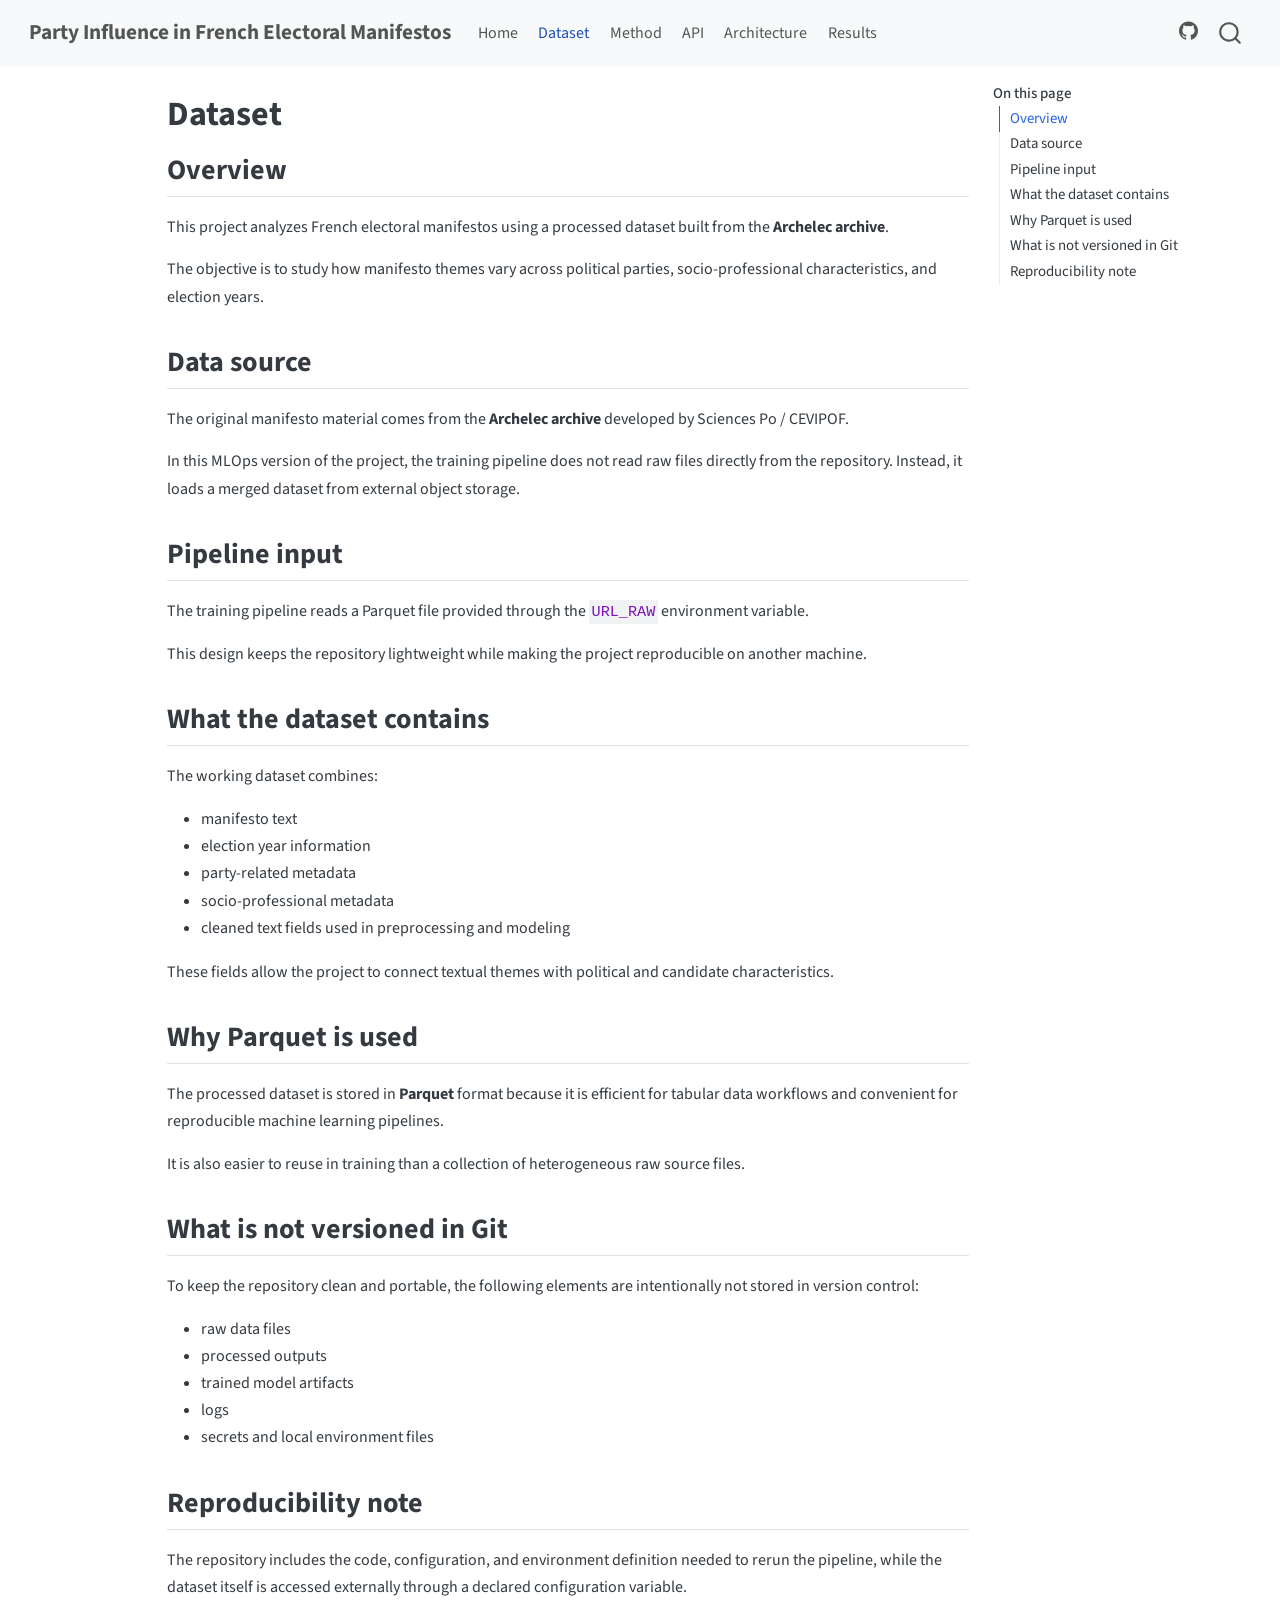
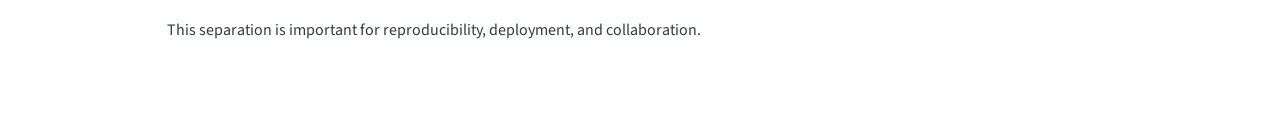
<file: docs/dataset.html>
<!DOCTYPE html>
<html xmlns="http://www.w3.org/1999/xhtml" lang="en" xml:lang="en"><head>

<meta charset="utf-8">
<meta name="generator" content="quarto-1.9.36">

<meta name="viewport" content="width=device-width, initial-scale=1.0, user-scalable=yes">


<title>Dataset – Party Influence in French Electoral Manifestos</title>
<style>
/* Default styles provided by pandoc.
** See https://pandoc.org/MANUAL.html#variables-for-html for config info.
*/
code{white-space: pre-wrap;}
span.smallcaps{font-variant: small-caps;}
div.columns{display: flex; gap: min(4vw, 1.5em);}
div.column{flex: auto; overflow-x: auto;}
div.hanging-indent{margin-left: 1.5em; text-indent: -1.5em;}
ul.task-list{list-style: none;}
ul.task-list li input[type="checkbox"] {
  width: 0.8em;
  margin: 0 0.8em 0.2em -1em; /* quarto-specific, see https://github.com/quarto-dev/quarto-cli/issues/4556 */ 
  vertical-align: middle;
}
</style>


<script src="site_libs/quarto-nav/quarto-nav.js"></script>
<script src="site_libs/quarto-nav/headroom.min.js"></script>
<script src="site_libs/clipboard/clipboard.min.js"></script>
<script src="site_libs/quarto-search/autocomplete.umd.js"></script>
<script src="site_libs/quarto-search/fuse.min.js"></script>
<script src="site_libs/quarto-search/quarto-search.js"></script>
<meta name="quarto:offset" content="./">
<script src="site_libs/quarto-html/quarto.js" type="module"></script>
<script src="site_libs/quarto-html/tabsets/tabsets.js" type="module"></script>
<script src="site_libs/quarto-html/popper.min.js"></script>
<script src="site_libs/quarto-html/tippy.umd.min.js"></script>
<script src="site_libs/quarto-html/anchor.min.js"></script>
<link href="site_libs/quarto-html/tippy.css" rel="stylesheet">
<link href="site_libs/quarto-html/quarto-syntax-highlighting-845c23b38eaddc0f92fda52bfe77a8c8.css" rel="stylesheet" id="quarto-text-highlighting-styles">
<script src="site_libs/bootstrap/bootstrap.min.js"></script>
<link href="site_libs/bootstrap/bootstrap-icons.css" rel="stylesheet">
<link href="site_libs/bootstrap/bootstrap-158031087360bce0ff56dc785ce39e06.min.css" rel="stylesheet" append-hash="true" id="quarto-bootstrap" data-mode="light">
<script id="quarto-search-options" type="application/json">{
  "location": "navbar",
  "copy-button": false,
  "collapse-after": 3,
  "panel-placement": "end",
  "type": "overlay",
  "limit": 50,
  "keyboard-shortcut": [
    "f",
    "/",
    "s"
  ],
  "show-item-context": false,
  "language": {
    "search-no-results-text": "No results",
    "search-matching-documents-text": "matching documents",
    "search-copy-link-title": "Copy link to search",
    "search-hide-matches-text": "Hide additional matches",
    "search-more-match-text": "more match in this document",
    "search-more-matches-text": "more matches in this document",
    "search-clear-button-title": "Clear",
    "search-text-placeholder": "",
    "search-detached-cancel-button-title": "Cancel",
    "search-submit-button-title": "Submit",
    "search-label": "Search"
  }
}</script>


<link rel="stylesheet" href="styles.css">
</head>

<body class="nav-fixed quarto-light">

<div id="quarto-search-results"></div>
  <header id="quarto-header" class="headroom fixed-top">
    <nav class="navbar navbar-expand-lg " data-bs-theme="dark">
      <div class="navbar-container container-fluid">
      <div class="navbar-brand-container mx-auto">
    <a class="navbar-brand" href="./index.html">
    <span class="navbar-title">Party Influence in French Electoral Manifestos</span>
    </a>
  </div>
            <div id="quarto-search" class="" title="Search"></div>
          <button class="navbar-toggler" type="button" data-bs-toggle="collapse" data-bs-target="#navbarCollapse" aria-controls="navbarCollapse" role="menu" aria-expanded="false" aria-label="Toggle navigation" onclick="if (window.quartoToggleHeadroom) { window.quartoToggleHeadroom(); }">
  <span class="navbar-toggler-icon"></span>
</button>
          <div class="collapse navbar-collapse" id="navbarCollapse">
            <ul class="navbar-nav navbar-nav-scroll me-auto">
  <li class="nav-item">
    <a class="nav-link" href="./index.html"> 
<span class="menu-text">Home</span></a>
  </li>  
  <li class="nav-item">
    <a class="nav-link active" href="./dataset.html" aria-current="page"> 
<span class="menu-text">Dataset</span></a>
  </li>  
  <li class="nav-item">
    <a class="nav-link" href="./method.html"> 
<span class="menu-text">Method</span></a>
  </li>  
  <li class="nav-item">
    <a class="nav-link" href="./api.html"> 
<span class="menu-text">API</span></a>
  </li>  
  <li class="nav-item">
    <a class="nav-link" href="./architecture.html"> 
<span class="menu-text">Architecture</span></a>
  </li>  
  <li class="nav-item">
    <a class="nav-link" href="./results.html"> 
<span class="menu-text">Results</span></a>
  </li>  
</ul>
            <ul class="navbar-nav navbar-nav-scroll ms-auto">
  <li class="nav-item compact">
    <a class="nav-link" href="https://github.com/sarakpyny/MLOps-nlp-manifesto"> <i class="bi bi-github" role="img">
</i> 
<span class="menu-text"></span></a>
  </li>  
</ul>
          </div> <!-- /navcollapse -->
            <div class="quarto-navbar-tools">
</div>
      </div> <!-- /container-fluid -->
    </nav>
</header>
<!-- content -->
<div id="quarto-content" class="quarto-container page-columns page-rows-contents page-layout-article page-navbar">
<!-- sidebar -->
<!-- margin-sidebar -->
    <div id="quarto-margin-sidebar" class="sidebar margin-sidebar">
        <nav id="TOC" role="doc-toc" class="toc-active">
    <h2 id="toc-title">On this page</h2>
   
  <ul>
  <li><a href="#overview" id="toc-overview" class="nav-link active" data-scroll-target="#overview">Overview</a></li>
  <li><a href="#data-source" id="toc-data-source" class="nav-link" data-scroll-target="#data-source">Data source</a></li>
  <li><a href="#pipeline-input" id="toc-pipeline-input" class="nav-link" data-scroll-target="#pipeline-input">Pipeline input</a></li>
  <li><a href="#what-the-dataset-contains" id="toc-what-the-dataset-contains" class="nav-link" data-scroll-target="#what-the-dataset-contains">What the dataset contains</a></li>
  <li><a href="#why-parquet-is-used" id="toc-why-parquet-is-used" class="nav-link" data-scroll-target="#why-parquet-is-used">Why Parquet is used</a></li>
  <li><a href="#what-is-not-versioned-in-git" id="toc-what-is-not-versioned-in-git" class="nav-link" data-scroll-target="#what-is-not-versioned-in-git">What is not versioned in Git</a></li>
  <li><a href="#reproducibility-note" id="toc-reproducibility-note" class="nav-link" data-scroll-target="#reproducibility-note">Reproducibility note</a></li>
  </ul>
</nav>
    </div>
<!-- main -->
<main class="content" id="quarto-document-content">

<header id="title-block-header" class="quarto-title-block default">
<div class="quarto-title">
<h1 class="title">Dataset</h1>
</div>



<div class="quarto-title-meta">

    
  
    
  </div>
  


</header>


<section id="overview" class="level2">
<h2 class="anchored" data-anchor-id="overview">Overview</h2>
<p>This project analyzes French electoral manifestos using a processed dataset built from the <strong>Archelec archive</strong>.</p>
<p>The objective is to study how manifesto themes vary across political parties, socio-professional characteristics, and election years.</p>
</section>
<section id="data-source" class="level2">
<h2 class="anchored" data-anchor-id="data-source">Data source</h2>
<p>The original manifesto material comes from the <strong>Archelec archive</strong> developed by Sciences Po / CEVIPOF.</p>
<p>In this MLOps version of the project, the training pipeline does not read raw files directly from the repository. Instead, it loads a merged dataset from external object storage.</p>
</section>
<section id="pipeline-input" class="level2">
<h2 class="anchored" data-anchor-id="pipeline-input">Pipeline input</h2>
<p>The training pipeline reads a Parquet file provided through the <code>URL_RAW</code> environment variable.</p>
<p>This design keeps the repository lightweight while making the project reproducible on another machine.</p>
</section>
<section id="what-the-dataset-contains" class="level2">
<h2 class="anchored" data-anchor-id="what-the-dataset-contains">What the dataset contains</h2>
<p>The working dataset combines:</p>
<ul>
<li>manifesto text</li>
<li>election year information</li>
<li>party-related metadata</li>
<li>socio-professional metadata</li>
<li>cleaned text fields used in preprocessing and modeling</li>
</ul>
<p>These fields allow the project to connect textual themes with political and candidate characteristics.</p>
</section>
<section id="why-parquet-is-used" class="level2">
<h2 class="anchored" data-anchor-id="why-parquet-is-used">Why Parquet is used</h2>
<p>The processed dataset is stored in <strong>Parquet</strong> format because it is efficient for tabular data workflows and convenient for reproducible machine learning pipelines.</p>
<p>It is also easier to reuse in training than a collection of heterogeneous raw source files.</p>
</section>
<section id="what-is-not-versioned-in-git" class="level2">
<h2 class="anchored" data-anchor-id="what-is-not-versioned-in-git">What is not versioned in Git</h2>
<p>To keep the repository clean and portable, the following elements are intentionally not stored in version control:</p>
<ul>
<li>raw data files</li>
<li>processed outputs</li>
<li>trained model artifacts</li>
<li>logs</li>
<li>secrets and local environment files</li>
</ul>
</section>
<section id="reproducibility-note" class="level2">
<h2 class="anchored" data-anchor-id="reproducibility-note">Reproducibility note</h2>
<p>The repository includes the code, configuration, and environment definition needed to rerun the pipeline, while the dataset itself is accessed externally through a declared configuration variable.</p>
<p>This separation is important for reproducibility, deployment, and collaboration.</p>


</section>

</main> <!-- /main -->
<script id="quarto-html-after-body" type="application/javascript">
  window.document.addEventListener("DOMContentLoaded", function (event) {
    const icon = "";
    const anchorJS = new window.AnchorJS();
    anchorJS.options = {
      placement: 'right',
      icon: icon
    };
    anchorJS.add('.anchored');
    const isCodeAnnotation = (el) => {
      for (const clz of el.classList) {
        if (clz.startsWith('code-annotation-')) {                     
          return true;
        }
      }
      return false;
    }
    const onCopySuccess = function(e) {
      // button target
      const button = e.trigger;
      // don't keep focus
      button.blur();
      // flash "checked"
      button.classList.add('code-copy-button-checked');
      var currentTitle = button.getAttribute("title");
      button.setAttribute("title", "Copied!");
      let tooltip;
      if (window.bootstrap) {
        button.setAttribute("data-bs-toggle", "tooltip");
        button.setAttribute("data-bs-placement", "left");
        button.setAttribute("data-bs-title", "Copied!");
        tooltip = new bootstrap.Tooltip(button, 
          { trigger: "manual", 
            customClass: "code-copy-button-tooltip",
            offset: [0, -8]});
        tooltip.show();    
      }
      setTimeout(function() {
        if (tooltip) {
          tooltip.hide();
          button.removeAttribute("data-bs-title");
          button.removeAttribute("data-bs-toggle");
          button.removeAttribute("data-bs-placement");
        }
        button.setAttribute("title", currentTitle);
        button.classList.remove('code-copy-button-checked');
      }, 1000);
      // clear code selection
      e.clearSelection();
    }
    const getTextToCopy = function(trigger) {
      const outerScaffold = trigger.parentElement.cloneNode(true);
      const codeEl = outerScaffold.querySelector('code');
      for (const childEl of codeEl.children) {
        if (isCodeAnnotation(childEl)) {
          childEl.remove();
        }
      }
      return codeEl.innerText;
    }
    const clipboard = new window.ClipboardJS('.code-copy-button:not([data-in-quarto-modal])', {
      text: getTextToCopy
    });
    clipboard.on('success', onCopySuccess);
    if (window.document.getElementById('quarto-embedded-source-code-modal')) {
      const clipboardModal = new window.ClipboardJS('.code-copy-button[data-in-quarto-modal]', {
        text: getTextToCopy,
        container: window.document.getElementById('quarto-embedded-source-code-modal')
      });
      clipboardModal.on('success', onCopySuccess);
    }
      var localhostRegex = new RegExp(/^(?:http|https):\/\/localhost\:?[0-9]*\//);
      var mailtoRegex = new RegExp(/^mailto:/);
        var filterRegex = new RegExp('/' + window.location.host + '/');
      var isInternal = (href) => {
          return filterRegex.test(href) || localhostRegex.test(href) || mailtoRegex.test(href);
      }
      // Inspect non-navigation links and adorn them if external
     var links = window.document.querySelectorAll('a[href]:not(.nav-link):not(.navbar-brand):not(.toc-action):not(.sidebar-link):not(.sidebar-item-toggle):not(.pagination-link):not(.no-external):not([aria-hidden]):not(.dropdown-item):not(.quarto-navigation-tool):not(.about-link)');
      for (var i=0; i<links.length; i++) {
        const link = links[i];
        if (!isInternal(link.href)) {
          // undo the damage that might have been done by quarto-nav.js in the case of
          // links that we want to consider external
          if (link.dataset.originalHref !== undefined) {
            link.href = link.dataset.originalHref;
          }
        }
      }
    function tippyHover(el, contentFn, onTriggerFn, onUntriggerFn) {
      const config = {
        allowHTML: true,
        maxWidth: 500,
        delay: 100,
        arrow: false,
        appendTo: function(el) {
            return el.parentElement;
        },
        interactive: true,
        interactiveBorder: 10,
        theme: 'quarto',
        placement: 'bottom-start',
      };
      if (contentFn) {
        config.content = contentFn;
      }
      if (onTriggerFn) {
        config.onTrigger = onTriggerFn;
      }
      if (onUntriggerFn) {
        config.onUntrigger = onUntriggerFn;
      }
      window.tippy(el, config); 
    }
    const noterefs = window.document.querySelectorAll('a[role="doc-noteref"]');
    for (var i=0; i<noterefs.length; i++) {
      const ref = noterefs[i];
      tippyHover(ref, function() {
        // use id or data attribute instead here
        let href = ref.getAttribute('data-footnote-href') || ref.getAttribute('href');
        try { href = new URL(href).hash; } catch {}
        const id = href.replace(/^#\/?/, "");
        const note = window.document.getElementById(id);
        if (note) {
          return note.innerHTML;
        } else {
          return "";
        }
      });
    }
    const xrefs = window.document.querySelectorAll('a.quarto-xref');
    const processXRef = (id, note) => {
      // Strip column container classes
      const stripColumnClz = (el) => {
        el.classList.remove("page-full", "page-columns");
        if (el.children) {
          for (const child of el.children) {
            stripColumnClz(child);
          }
        }
      }
      stripColumnClz(note)
      if (id === null || id.startsWith('sec-')) {
        // Special case sections, only their first couple elements
        const container = document.createElement("div");
        if (note.children && note.children.length > 2) {
          container.appendChild(note.children[0].cloneNode(true));
          for (let i = 1; i < note.children.length; i++) {
            const child = note.children[i];
            if (child.tagName === "P" && child.innerText === "") {
              continue;
            } else {
              container.appendChild(child.cloneNode(true));
              break;
            }
          }
          if (window.Quarto?.typesetMath) {
            window.Quarto.typesetMath(container);
          }
          return container.innerHTML
        } else {
          if (window.Quarto?.typesetMath) {
            window.Quarto.typesetMath(note);
          }
          return note.innerHTML;
        }
      } else {
        // Remove any anchor links if they are present
        const anchorLink = note.querySelector('a.anchorjs-link');
        if (anchorLink) {
          anchorLink.remove();
        }
        if (window.Quarto?.typesetMath) {
          window.Quarto.typesetMath(note);
        }
        if (note.classList.contains("callout")) {
          return note.outerHTML;
        } else {
          return note.innerHTML;
        }
      }
    }
    for (var i=0; i<xrefs.length; i++) {
      const xref = xrefs[i];
      tippyHover(xref, undefined, function(instance) {
        instance.disable();
        let url = xref.getAttribute('href');
        let hash = undefined; 
        if (url.startsWith('#')) {
          hash = url;
        } else {
          try { hash = new URL(url).hash; } catch {}
        }
        if (hash) {
          const id = hash.replace(/^#\/?/, "");
          const note = window.document.getElementById(id);
          if (note !== null) {
            try {
              const html = processXRef(id, note.cloneNode(true));
              instance.setContent(html);
            } finally {
              instance.enable();
              instance.show();
            }
          } else {
            // See if we can fetch this
            fetch(url.split('#')[0])
            .then(res => res.text())
            .then(html => {
              const parser = new DOMParser();
              const htmlDoc = parser.parseFromString(html, "text/html");
              const note = htmlDoc.getElementById(id);
              if (note !== null) {
                const html = processXRef(id, note);
                instance.setContent(html);
              } 
            }).finally(() => {
              instance.enable();
              instance.show();
            });
          }
        } else {
          // See if we can fetch a full url (with no hash to target)
          // This is a special case and we should probably do some content thinning / targeting
          fetch(url)
          .then(res => res.text())
          .then(html => {
            const parser = new DOMParser();
            const htmlDoc = parser.parseFromString(html, "text/html");
            const note = htmlDoc.querySelector('main.content');
            if (note !== null) {
              // This should only happen for chapter cross references
              // (since there is no id in the URL)
              // remove the first header
              if (note.children.length > 0 && note.children[0].tagName === "HEADER") {
                note.children[0].remove();
              }
              const html = processXRef(null, note);
              instance.setContent(html);
            } 
          }).finally(() => {
            instance.enable();
            instance.show();
          });
        }
      }, function(instance) {
      });
    }
        let selectedAnnoteEl;
        const selectorForAnnotation = ( cell, annotation) => {
          let cellAttr = 'data-code-cell="' + cell + '"';
          let lineAttr = 'data-code-annotation="' +  annotation + '"';
          const selector = 'span[' + cellAttr + '][' + lineAttr + ']';
          return selector;
        }
        const selectCodeLines = (annoteEl) => {
          const doc = window.document;
          const targetCell = annoteEl.getAttribute("data-target-cell");
          const targetAnnotation = annoteEl.getAttribute("data-target-annotation");
          const annoteSpan = window.document.querySelector(selectorForAnnotation(targetCell, targetAnnotation));
          const lines = annoteSpan.getAttribute("data-code-lines").split(",");
          const lineIds = lines.map((line) => {
            return targetCell + "-" + line;
          })
          let top = null;
          let height = null;
          let parent = null;
          if (lineIds.length > 0) {
              //compute the position of the single el (top and bottom and make a div)
              const el = window.document.getElementById(lineIds[0]);
              top = el.offsetTop;
              height = el.offsetHeight;
              parent = el.parentElement.parentElement;
            if (lineIds.length > 1) {
              const lastEl = window.document.getElementById(lineIds[lineIds.length - 1]);
              const bottom = lastEl.offsetTop + lastEl.offsetHeight;
              height = bottom - top;
            }
            if (top !== null && height !== null && parent !== null) {
              // cook up a div (if necessary) and position it 
              let div = window.document.getElementById("code-annotation-line-highlight");
              if (div === null) {
                div = window.document.createElement("div");
                div.setAttribute("id", "code-annotation-line-highlight");
                div.style.position = 'absolute';
                parent.appendChild(div);
              }
              div.style.top = top - 2 + "px";
              div.style.height = height + 4 + "px";
              div.style.left = 0;
              let gutterDiv = window.document.getElementById("code-annotation-line-highlight-gutter");
              if (gutterDiv === null) {
                gutterDiv = window.document.createElement("div");
                gutterDiv.setAttribute("id", "code-annotation-line-highlight-gutter");
                gutterDiv.style.position = 'absolute';
                const codeCell = window.document.getElementById(targetCell);
                const gutter = codeCell.querySelector('.code-annotation-gutter');
                gutter.appendChild(gutterDiv);
              }
              gutterDiv.style.top = top - 2 + "px";
              gutterDiv.style.height = height + 4 + "px";
            }
            selectedAnnoteEl = annoteEl;
          }
        };
        const unselectCodeLines = () => {
          const elementsIds = ["code-annotation-line-highlight", "code-annotation-line-highlight-gutter"];
          elementsIds.forEach((elId) => {
            const div = window.document.getElementById(elId);
            if (div) {
              div.remove();
            }
          });
          selectedAnnoteEl = undefined;
        };
          // Handle positioning of the toggle
      window.addEventListener(
        "resize",
        throttle(() => {
          elRect = undefined;
          if (selectedAnnoteEl) {
            selectCodeLines(selectedAnnoteEl);
          }
        }, 10)
      );
      function throttle(fn, ms) {
      let throttle = false;
      let timer;
        return (...args) => {
          if(!throttle) { // first call gets through
              fn.apply(this, args);
              throttle = true;
          } else { // all the others get throttled
              if(timer) clearTimeout(timer); // cancel #2
              timer = setTimeout(() => {
                fn.apply(this, args);
                timer = throttle = false;
              }, ms);
          }
        };
      }
        // Attach click handler to the DT
        const annoteDls = window.document.querySelectorAll('dt[data-target-cell]');
        for (const annoteDlNode of annoteDls) {
          annoteDlNode.addEventListener('click', (event) => {
            const clickedEl = event.target;
            if (clickedEl !== selectedAnnoteEl) {
              unselectCodeLines();
              const activeEl = window.document.querySelector('dt[data-target-cell].code-annotation-active');
              if (activeEl) {
                activeEl.classList.remove('code-annotation-active');
              }
              selectCodeLines(clickedEl);
              clickedEl.classList.add('code-annotation-active');
            } else {
              // Unselect the line
              unselectCodeLines();
              clickedEl.classList.remove('code-annotation-active');
            }
          });
        }
    const findCites = (el) => {
      const parentEl = el.parentElement;
      if (parentEl) {
        const cites = parentEl.dataset.cites;
        if (cites) {
          return {
            el,
            cites: cites.split(' ')
          };
        } else {
          return findCites(el.parentElement)
        }
      } else {
        return undefined;
      }
    };
    var bibliorefs = window.document.querySelectorAll('a[role="doc-biblioref"]');
    for (var i=0; i<bibliorefs.length; i++) {
      const ref = bibliorefs[i];
      const citeInfo = findCites(ref);
      if (citeInfo) {
        tippyHover(citeInfo.el, function() {
          var popup = window.document.createElement('div');
          citeInfo.cites.forEach(function(cite) {
            var citeDiv = window.document.createElement('div');
            citeDiv.classList.add('hanging-indent');
            citeDiv.classList.add('csl-entry');
            var biblioDiv = window.document.getElementById('ref-' + cite);
            if (biblioDiv) {
              citeDiv.innerHTML = biblioDiv.innerHTML;
            }
            popup.appendChild(citeDiv);
          });
          return popup.innerHTML;
        });
      }
    }
  });
  </script>
</div> <!-- /content -->




</body></html>
</file>
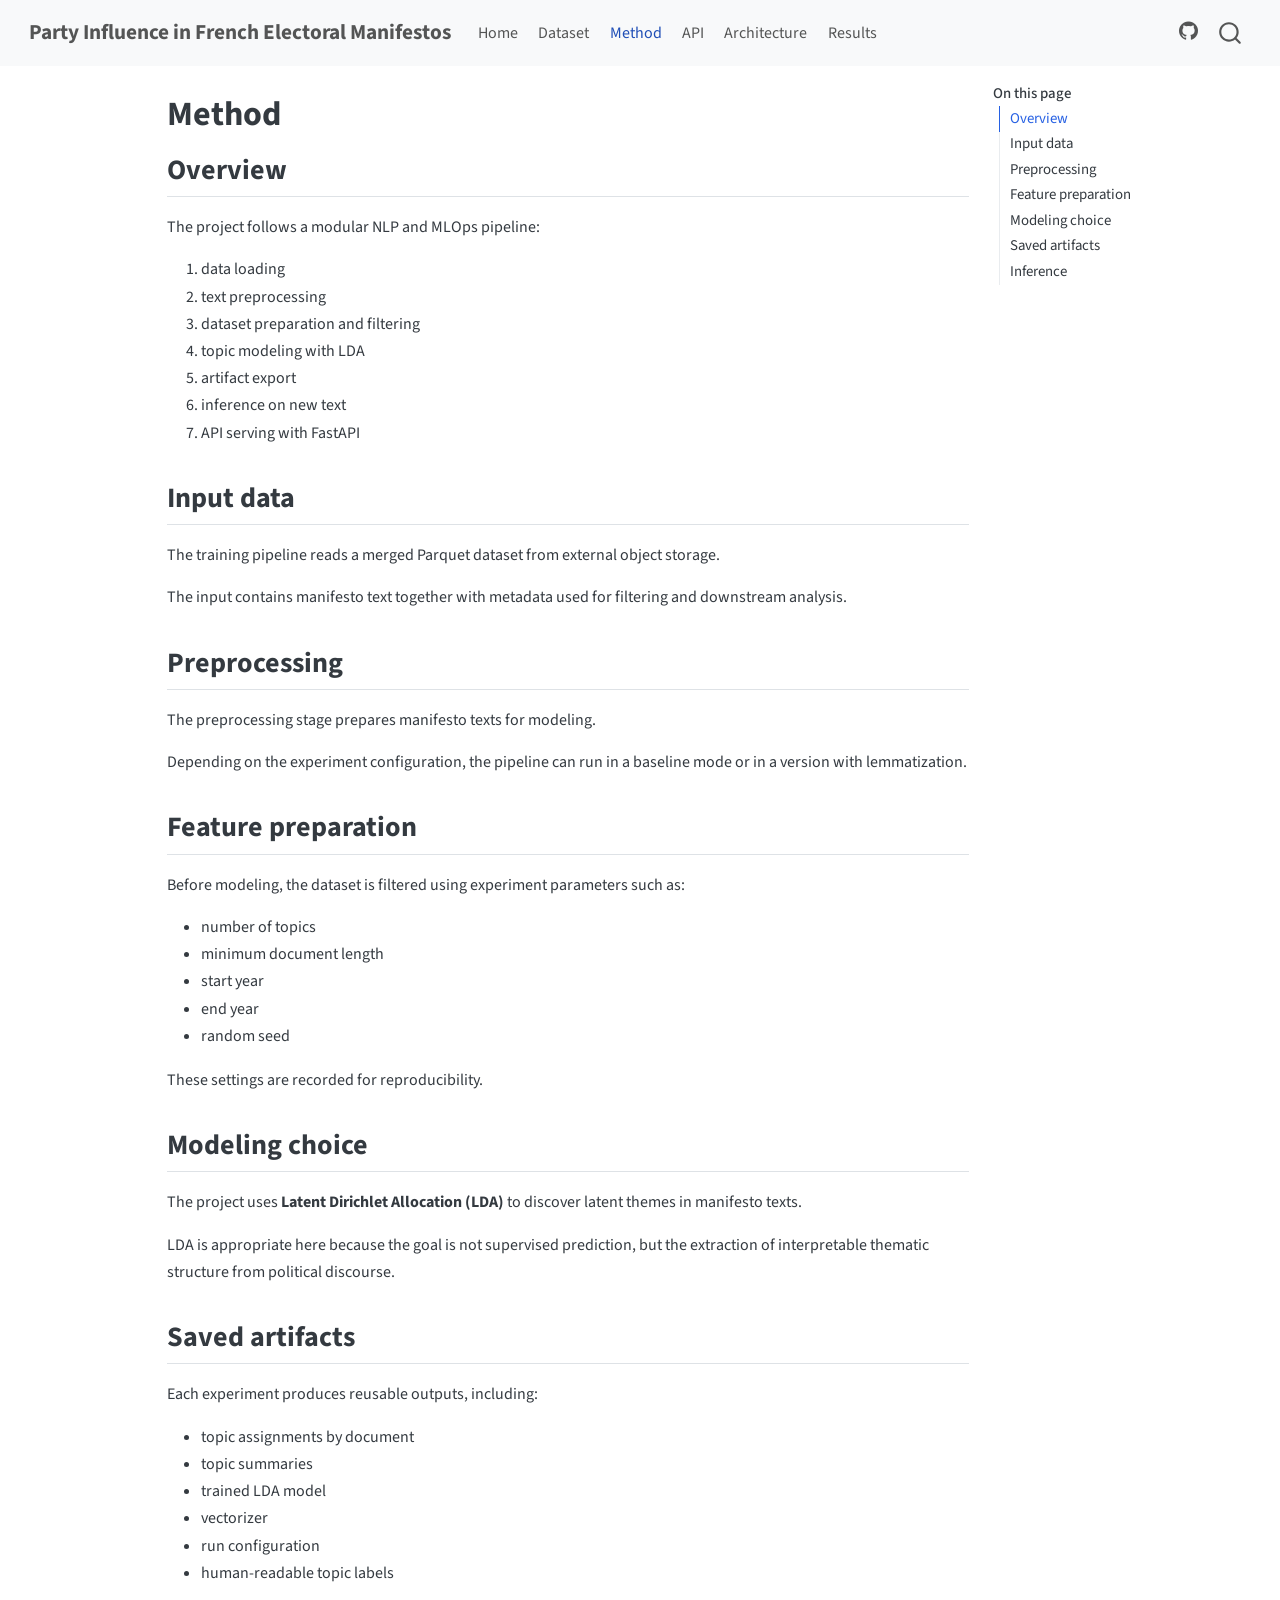
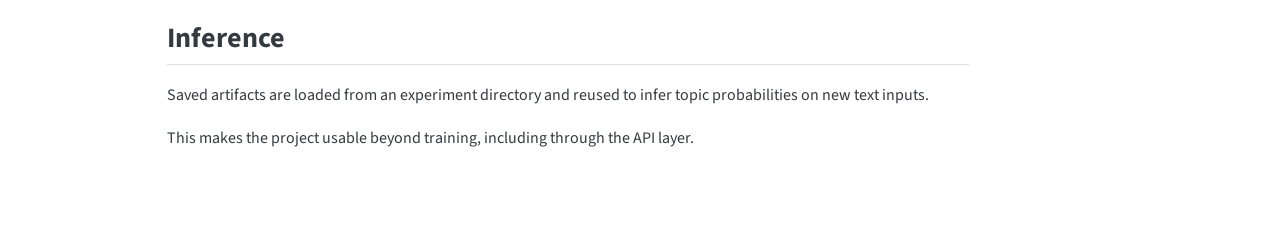
<file: docs/method.html>
<!DOCTYPE html>
<html xmlns="http://www.w3.org/1999/xhtml" lang="en" xml:lang="en"><head>

<meta charset="utf-8">
<meta name="generator" content="quarto-1.9.36">

<meta name="viewport" content="width=device-width, initial-scale=1.0, user-scalable=yes">


<title>Method – Party Influence in French Electoral Manifestos</title>
<style>
/* Default styles provided by pandoc.
** See https://pandoc.org/MANUAL.html#variables-for-html for config info.
*/
code{white-space: pre-wrap;}
span.smallcaps{font-variant: small-caps;}
div.columns{display: flex; gap: min(4vw, 1.5em);}
div.column{flex: auto; overflow-x: auto;}
div.hanging-indent{margin-left: 1.5em; text-indent: -1.5em;}
ul.task-list{list-style: none;}
ul.task-list li input[type="checkbox"] {
  width: 0.8em;
  margin: 0 0.8em 0.2em -1em; /* quarto-specific, see https://github.com/quarto-dev/quarto-cli/issues/4556 */ 
  vertical-align: middle;
}
</style>


<script src="site_libs/quarto-nav/quarto-nav.js"></script>
<script src="site_libs/quarto-nav/headroom.min.js"></script>
<script src="site_libs/clipboard/clipboard.min.js"></script>
<script src="site_libs/quarto-search/autocomplete.umd.js"></script>
<script src="site_libs/quarto-search/fuse.min.js"></script>
<script src="site_libs/quarto-search/quarto-search.js"></script>
<meta name="quarto:offset" content="./">
<script src="site_libs/quarto-html/quarto.js" type="module"></script>
<script src="site_libs/quarto-html/tabsets/tabsets.js" type="module"></script>
<script src="site_libs/quarto-html/popper.min.js"></script>
<script src="site_libs/quarto-html/tippy.umd.min.js"></script>
<script src="site_libs/quarto-html/anchor.min.js"></script>
<link href="site_libs/quarto-html/tippy.css" rel="stylesheet">
<link href="site_libs/quarto-html/quarto-syntax-highlighting-845c23b38eaddc0f92fda52bfe77a8c8.css" rel="stylesheet" id="quarto-text-highlighting-styles">
<script src="site_libs/bootstrap/bootstrap.min.js"></script>
<link href="site_libs/bootstrap/bootstrap-icons.css" rel="stylesheet">
<link href="site_libs/bootstrap/bootstrap-158031087360bce0ff56dc785ce39e06.min.css" rel="stylesheet" append-hash="true" id="quarto-bootstrap" data-mode="light">
<script id="quarto-search-options" type="application/json">{
  "location": "navbar",
  "copy-button": false,
  "collapse-after": 3,
  "panel-placement": "end",
  "type": "overlay",
  "limit": 50,
  "keyboard-shortcut": [
    "f",
    "/",
    "s"
  ],
  "show-item-context": false,
  "language": {
    "search-no-results-text": "No results",
    "search-matching-documents-text": "matching documents",
    "search-copy-link-title": "Copy link to search",
    "search-hide-matches-text": "Hide additional matches",
    "search-more-match-text": "more match in this document",
    "search-more-matches-text": "more matches in this document",
    "search-clear-button-title": "Clear",
    "search-text-placeholder": "",
    "search-detached-cancel-button-title": "Cancel",
    "search-submit-button-title": "Submit",
    "search-label": "Search"
  }
}</script>


<link rel="stylesheet" href="styles.css">
</head>

<body class="nav-fixed quarto-light">

<div id="quarto-search-results"></div>
  <header id="quarto-header" class="headroom fixed-top">
    <nav class="navbar navbar-expand-lg " data-bs-theme="dark">
      <div class="navbar-container container-fluid">
      <div class="navbar-brand-container mx-auto">
    <a class="navbar-brand" href="./index.html">
    <span class="navbar-title">Party Influence in French Electoral Manifestos</span>
    </a>
  </div>
            <div id="quarto-search" class="" title="Search"></div>
          <button class="navbar-toggler" type="button" data-bs-toggle="collapse" data-bs-target="#navbarCollapse" aria-controls="navbarCollapse" role="menu" aria-expanded="false" aria-label="Toggle navigation" onclick="if (window.quartoToggleHeadroom) { window.quartoToggleHeadroom(); }">
  <span class="navbar-toggler-icon"></span>
</button>
          <div class="collapse navbar-collapse" id="navbarCollapse">
            <ul class="navbar-nav navbar-nav-scroll me-auto">
  <li class="nav-item">
    <a class="nav-link" href="./index.html"> 
<span class="menu-text">Home</span></a>
  </li>  
  <li class="nav-item">
    <a class="nav-link" href="./dataset.html"> 
<span class="menu-text">Dataset</span></a>
  </li>  
  <li class="nav-item">
    <a class="nav-link active" href="./method.html" aria-current="page"> 
<span class="menu-text">Method</span></a>
  </li>  
  <li class="nav-item">
    <a class="nav-link" href="./api.html"> 
<span class="menu-text">API</span></a>
  </li>  
  <li class="nav-item">
    <a class="nav-link" href="./architecture.html"> 
<span class="menu-text">Architecture</span></a>
  </li>  
  <li class="nav-item">
    <a class="nav-link" href="./results.html"> 
<span class="menu-text">Results</span></a>
  </li>  
</ul>
            <ul class="navbar-nav navbar-nav-scroll ms-auto">
  <li class="nav-item compact">
    <a class="nav-link" href="https://github.com/sarakpyny/MLOps-nlp-manifesto"> <i class="bi bi-github" role="img">
</i> 
<span class="menu-text"></span></a>
  </li>  
</ul>
          </div> <!-- /navcollapse -->
            <div class="quarto-navbar-tools">
</div>
      </div> <!-- /container-fluid -->
    </nav>
</header>
<!-- content -->
<div id="quarto-content" class="quarto-container page-columns page-rows-contents page-layout-article page-navbar">
<!-- sidebar -->
<!-- margin-sidebar -->
    <div id="quarto-margin-sidebar" class="sidebar margin-sidebar">
        <nav id="TOC" role="doc-toc" class="toc-active">
    <h2 id="toc-title">On this page</h2>
   
  <ul>
  <li><a href="#overview" id="toc-overview" class="nav-link active" data-scroll-target="#overview">Overview</a></li>
  <li><a href="#input-data" id="toc-input-data" class="nav-link" data-scroll-target="#input-data">Input data</a></li>
  <li><a href="#preprocessing" id="toc-preprocessing" class="nav-link" data-scroll-target="#preprocessing">Preprocessing</a></li>
  <li><a href="#feature-preparation" id="toc-feature-preparation" class="nav-link" data-scroll-target="#feature-preparation">Feature preparation</a></li>
  <li><a href="#modeling-choice" id="toc-modeling-choice" class="nav-link" data-scroll-target="#modeling-choice">Modeling choice</a></li>
  <li><a href="#saved-artifacts" id="toc-saved-artifacts" class="nav-link" data-scroll-target="#saved-artifacts">Saved artifacts</a></li>
  <li><a href="#inference" id="toc-inference" class="nav-link" data-scroll-target="#inference">Inference</a></li>
  </ul>
</nav>
    </div>
<!-- main -->
<main class="content" id="quarto-document-content">

<header id="title-block-header" class="quarto-title-block default">
<div class="quarto-title">
<h1 class="title">Method</h1>
</div>



<div class="quarto-title-meta">

    
  
    
  </div>
  


</header>


<section id="overview" class="level2">
<h2 class="anchored" data-anchor-id="overview">Overview</h2>
<p>The project follows a modular NLP and MLOps pipeline:</p>
<ol type="1">
<li>data loading</li>
<li>text preprocessing</li>
<li>dataset preparation and filtering</li>
<li>topic modeling with LDA</li>
<li>artifact export</li>
<li>inference on new text</li>
<li>API serving with FastAPI</li>
</ol>
</section>
<section id="input-data" class="level2">
<h2 class="anchored" data-anchor-id="input-data">Input data</h2>
<p>The training pipeline reads a merged Parquet dataset from external object storage.</p>
<p>The input contains manifesto text together with metadata used for filtering and downstream analysis.</p>
</section>
<section id="preprocessing" class="level2">
<h2 class="anchored" data-anchor-id="preprocessing">Preprocessing</h2>
<p>The preprocessing stage prepares manifesto texts for modeling.</p>
<p>Depending on the experiment configuration, the pipeline can run in a baseline mode or in a version with lemmatization.</p>
</section>
<section id="feature-preparation" class="level2">
<h2 class="anchored" data-anchor-id="feature-preparation">Feature preparation</h2>
<p>Before modeling, the dataset is filtered using experiment parameters such as:</p>
<ul>
<li>number of topics</li>
<li>minimum document length</li>
<li>start year</li>
<li>end year</li>
<li>random seed</li>
</ul>
<p>These settings are recorded for reproducibility.</p>
</section>
<section id="modeling-choice" class="level2">
<h2 class="anchored" data-anchor-id="modeling-choice">Modeling choice</h2>
<p>The project uses <strong>Latent Dirichlet Allocation (LDA)</strong> to discover latent themes in manifesto texts.</p>
<p>LDA is appropriate here because the goal is not supervised prediction, but the extraction of interpretable thematic structure from political discourse.</p>
</section>
<section id="saved-artifacts" class="level2">
<h2 class="anchored" data-anchor-id="saved-artifacts">Saved artifacts</h2>
<p>Each experiment produces reusable outputs, including:</p>
<ul>
<li>topic assignments by document</li>
<li>topic summaries</li>
<li>trained LDA model</li>
<li>vectorizer</li>
<li>run configuration</li>
<li>human-readable topic labels</li>
</ul>
</section>
<section id="inference" class="level2">
<h2 class="anchored" data-anchor-id="inference">Inference</h2>
<p>Saved artifacts are loaded from an experiment directory and reused to infer topic probabilities on new text inputs.</p>
<p>This makes the project usable beyond training, including through the API layer.</p>


</section>

</main> <!-- /main -->
<script id="quarto-html-after-body" type="application/javascript">
  window.document.addEventListener("DOMContentLoaded", function (event) {
    const icon = "";
    const anchorJS = new window.AnchorJS();
    anchorJS.options = {
      placement: 'right',
      icon: icon
    };
    anchorJS.add('.anchored');
    const isCodeAnnotation = (el) => {
      for (const clz of el.classList) {
        if (clz.startsWith('code-annotation-')) {                     
          return true;
        }
      }
      return false;
    }
    const onCopySuccess = function(e) {
      // button target
      const button = e.trigger;
      // don't keep focus
      button.blur();
      // flash "checked"
      button.classList.add('code-copy-button-checked');
      var currentTitle = button.getAttribute("title");
      button.setAttribute("title", "Copied!");
      let tooltip;
      if (window.bootstrap) {
        button.setAttribute("data-bs-toggle", "tooltip");
        button.setAttribute("data-bs-placement", "left");
        button.setAttribute("data-bs-title", "Copied!");
        tooltip = new bootstrap.Tooltip(button, 
          { trigger: "manual", 
            customClass: "code-copy-button-tooltip",
            offset: [0, -8]});
        tooltip.show();    
      }
      setTimeout(function() {
        if (tooltip) {
          tooltip.hide();
          button.removeAttribute("data-bs-title");
          button.removeAttribute("data-bs-toggle");
          button.removeAttribute("data-bs-placement");
        }
        button.setAttribute("title", currentTitle);
        button.classList.remove('code-copy-button-checked');
      }, 1000);
      // clear code selection
      e.clearSelection();
    }
    const getTextToCopy = function(trigger) {
      const outerScaffold = trigger.parentElement.cloneNode(true);
      const codeEl = outerScaffold.querySelector('code');
      for (const childEl of codeEl.children) {
        if (isCodeAnnotation(childEl)) {
          childEl.remove();
        }
      }
      return codeEl.innerText;
    }
    const clipboard = new window.ClipboardJS('.code-copy-button:not([data-in-quarto-modal])', {
      text: getTextToCopy
    });
    clipboard.on('success', onCopySuccess);
    if (window.document.getElementById('quarto-embedded-source-code-modal')) {
      const clipboardModal = new window.ClipboardJS('.code-copy-button[data-in-quarto-modal]', {
        text: getTextToCopy,
        container: window.document.getElementById('quarto-embedded-source-code-modal')
      });
      clipboardModal.on('success', onCopySuccess);
    }
      var localhostRegex = new RegExp(/^(?:http|https):\/\/localhost\:?[0-9]*\//);
      var mailtoRegex = new RegExp(/^mailto:/);
        var filterRegex = new RegExp('/' + window.location.host + '/');
      var isInternal = (href) => {
          return filterRegex.test(href) || localhostRegex.test(href) || mailtoRegex.test(href);
      }
      // Inspect non-navigation links and adorn them if external
     var links = window.document.querySelectorAll('a[href]:not(.nav-link):not(.navbar-brand):not(.toc-action):not(.sidebar-link):not(.sidebar-item-toggle):not(.pagination-link):not(.no-external):not([aria-hidden]):not(.dropdown-item):not(.quarto-navigation-tool):not(.about-link)');
      for (var i=0; i<links.length; i++) {
        const link = links[i];
        if (!isInternal(link.href)) {
          // undo the damage that might have been done by quarto-nav.js in the case of
          // links that we want to consider external
          if (link.dataset.originalHref !== undefined) {
            link.href = link.dataset.originalHref;
          }
        }
      }
    function tippyHover(el, contentFn, onTriggerFn, onUntriggerFn) {
      const config = {
        allowHTML: true,
        maxWidth: 500,
        delay: 100,
        arrow: false,
        appendTo: function(el) {
            return el.parentElement;
        },
        interactive: true,
        interactiveBorder: 10,
        theme: 'quarto',
        placement: 'bottom-start',
      };
      if (contentFn) {
        config.content = contentFn;
      }
      if (onTriggerFn) {
        config.onTrigger = onTriggerFn;
      }
      if (onUntriggerFn) {
        config.onUntrigger = onUntriggerFn;
      }
      window.tippy(el, config); 
    }
    const noterefs = window.document.querySelectorAll('a[role="doc-noteref"]');
    for (var i=0; i<noterefs.length; i++) {
      const ref = noterefs[i];
      tippyHover(ref, function() {
        // use id or data attribute instead here
        let href = ref.getAttribute('data-footnote-href') || ref.getAttribute('href');
        try { href = new URL(href).hash; } catch {}
        const id = href.replace(/^#\/?/, "");
        const note = window.document.getElementById(id);
        if (note) {
          return note.innerHTML;
        } else {
          return "";
        }
      });
    }
    const xrefs = window.document.querySelectorAll('a.quarto-xref');
    const processXRef = (id, note) => {
      // Strip column container classes
      const stripColumnClz = (el) => {
        el.classList.remove("page-full", "page-columns");
        if (el.children) {
          for (const child of el.children) {
            stripColumnClz(child);
          }
        }
      }
      stripColumnClz(note)
      if (id === null || id.startsWith('sec-')) {
        // Special case sections, only their first couple elements
        const container = document.createElement("div");
        if (note.children && note.children.length > 2) {
          container.appendChild(note.children[0].cloneNode(true));
          for (let i = 1; i < note.children.length; i++) {
            const child = note.children[i];
            if (child.tagName === "P" && child.innerText === "") {
              continue;
            } else {
              container.appendChild(child.cloneNode(true));
              break;
            }
          }
          if (window.Quarto?.typesetMath) {
            window.Quarto.typesetMath(container);
          }
          return container.innerHTML
        } else {
          if (window.Quarto?.typesetMath) {
            window.Quarto.typesetMath(note);
          }
          return note.innerHTML;
        }
      } else {
        // Remove any anchor links if they are present
        const anchorLink = note.querySelector('a.anchorjs-link');
        if (anchorLink) {
          anchorLink.remove();
        }
        if (window.Quarto?.typesetMath) {
          window.Quarto.typesetMath(note);
        }
        if (note.classList.contains("callout")) {
          return note.outerHTML;
        } else {
          return note.innerHTML;
        }
      }
    }
    for (var i=0; i<xrefs.length; i++) {
      const xref = xrefs[i];
      tippyHover(xref, undefined, function(instance) {
        instance.disable();
        let url = xref.getAttribute('href');
        let hash = undefined; 
        if (url.startsWith('#')) {
          hash = url;
        } else {
          try { hash = new URL(url).hash; } catch {}
        }
        if (hash) {
          const id = hash.replace(/^#\/?/, "");
          const note = window.document.getElementById(id);
          if (note !== null) {
            try {
              const html = processXRef(id, note.cloneNode(true));
              instance.setContent(html);
            } finally {
              instance.enable();
              instance.show();
            }
          } else {
            // See if we can fetch this
            fetch(url.split('#')[0])
            .then(res => res.text())
            .then(html => {
              const parser = new DOMParser();
              const htmlDoc = parser.parseFromString(html, "text/html");
              const note = htmlDoc.getElementById(id);
              if (note !== null) {
                const html = processXRef(id, note);
                instance.setContent(html);
              } 
            }).finally(() => {
              instance.enable();
              instance.show();
            });
          }
        } else {
          // See if we can fetch a full url (with no hash to target)
          // This is a special case and we should probably do some content thinning / targeting
          fetch(url)
          .then(res => res.text())
          .then(html => {
            const parser = new DOMParser();
            const htmlDoc = parser.parseFromString(html, "text/html");
            const note = htmlDoc.querySelector('main.content');
            if (note !== null) {
              // This should only happen for chapter cross references
              // (since there is no id in the URL)
              // remove the first header
              if (note.children.length > 0 && note.children[0].tagName === "HEADER") {
                note.children[0].remove();
              }
              const html = processXRef(null, note);
              instance.setContent(html);
            } 
          }).finally(() => {
            instance.enable();
            instance.show();
          });
        }
      }, function(instance) {
      });
    }
        let selectedAnnoteEl;
        const selectorForAnnotation = ( cell, annotation) => {
          let cellAttr = 'data-code-cell="' + cell + '"';
          let lineAttr = 'data-code-annotation="' +  annotation + '"';
          const selector = 'span[' + cellAttr + '][' + lineAttr + ']';
          return selector;
        }
        const selectCodeLines = (annoteEl) => {
          const doc = window.document;
          const targetCell = annoteEl.getAttribute("data-target-cell");
          const targetAnnotation = annoteEl.getAttribute("data-target-annotation");
          const annoteSpan = window.document.querySelector(selectorForAnnotation(targetCell, targetAnnotation));
          const lines = annoteSpan.getAttribute("data-code-lines").split(",");
          const lineIds = lines.map((line) => {
            return targetCell + "-" + line;
          })
          let top = null;
          let height = null;
          let parent = null;
          if (lineIds.length > 0) {
              //compute the position of the single el (top and bottom and make a div)
              const el = window.document.getElementById(lineIds[0]);
              top = el.offsetTop;
              height = el.offsetHeight;
              parent = el.parentElement.parentElement;
            if (lineIds.length > 1) {
              const lastEl = window.document.getElementById(lineIds[lineIds.length - 1]);
              const bottom = lastEl.offsetTop + lastEl.offsetHeight;
              height = bottom - top;
            }
            if (top !== null && height !== null && parent !== null) {
              // cook up a div (if necessary) and position it 
              let div = window.document.getElementById("code-annotation-line-highlight");
              if (div === null) {
                div = window.document.createElement("div");
                div.setAttribute("id", "code-annotation-line-highlight");
                div.style.position = 'absolute';
                parent.appendChild(div);
              }
              div.style.top = top - 2 + "px";
              div.style.height = height + 4 + "px";
              div.style.left = 0;
              let gutterDiv = window.document.getElementById("code-annotation-line-highlight-gutter");
              if (gutterDiv === null) {
                gutterDiv = window.document.createElement("div");
                gutterDiv.setAttribute("id", "code-annotation-line-highlight-gutter");
                gutterDiv.style.position = 'absolute';
                const codeCell = window.document.getElementById(targetCell);
                const gutter = codeCell.querySelector('.code-annotation-gutter');
                gutter.appendChild(gutterDiv);
              }
              gutterDiv.style.top = top - 2 + "px";
              gutterDiv.style.height = height + 4 + "px";
            }
            selectedAnnoteEl = annoteEl;
          }
        };
        const unselectCodeLines = () => {
          const elementsIds = ["code-annotation-line-highlight", "code-annotation-line-highlight-gutter"];
          elementsIds.forEach((elId) => {
            const div = window.document.getElementById(elId);
            if (div) {
              div.remove();
            }
          });
          selectedAnnoteEl = undefined;
        };
          // Handle positioning of the toggle
      window.addEventListener(
        "resize",
        throttle(() => {
          elRect = undefined;
          if (selectedAnnoteEl) {
            selectCodeLines(selectedAnnoteEl);
          }
        }, 10)
      );
      function throttle(fn, ms) {
      let throttle = false;
      let timer;
        return (...args) => {
          if(!throttle) { // first call gets through
              fn.apply(this, args);
              throttle = true;
          } else { // all the others get throttled
              if(timer) clearTimeout(timer); // cancel #2
              timer = setTimeout(() => {
                fn.apply(this, args);
                timer = throttle = false;
              }, ms);
          }
        };
      }
        // Attach click handler to the DT
        const annoteDls = window.document.querySelectorAll('dt[data-target-cell]');
        for (const annoteDlNode of annoteDls) {
          annoteDlNode.addEventListener('click', (event) => {
            const clickedEl = event.target;
            if (clickedEl !== selectedAnnoteEl) {
              unselectCodeLines();
              const activeEl = window.document.querySelector('dt[data-target-cell].code-annotation-active');
              if (activeEl) {
                activeEl.classList.remove('code-annotation-active');
              }
              selectCodeLines(clickedEl);
              clickedEl.classList.add('code-annotation-active');
            } else {
              // Unselect the line
              unselectCodeLines();
              clickedEl.classList.remove('code-annotation-active');
            }
          });
        }
    const findCites = (el) => {
      const parentEl = el.parentElement;
      if (parentEl) {
        const cites = parentEl.dataset.cites;
        if (cites) {
          return {
            el,
            cites: cites.split(' ')
          };
        } else {
          return findCites(el.parentElement)
        }
      } else {
        return undefined;
      }
    };
    var bibliorefs = window.document.querySelectorAll('a[role="doc-biblioref"]');
    for (var i=0; i<bibliorefs.length; i++) {
      const ref = bibliorefs[i];
      const citeInfo = findCites(ref);
      if (citeInfo) {
        tippyHover(citeInfo.el, function() {
          var popup = window.document.createElement('div');
          citeInfo.cites.forEach(function(cite) {
            var citeDiv = window.document.createElement('div');
            citeDiv.classList.add('hanging-indent');
            citeDiv.classList.add('csl-entry');
            var biblioDiv = window.document.getElementById('ref-' + cite);
            if (biblioDiv) {
              citeDiv.innerHTML = biblioDiv.innerHTML;
            }
            popup.appendChild(citeDiv);
          });
          return popup.innerHTML;
        });
      }
    }
  });
  </script>
</div> <!-- /content -->




</body></html>
</file>
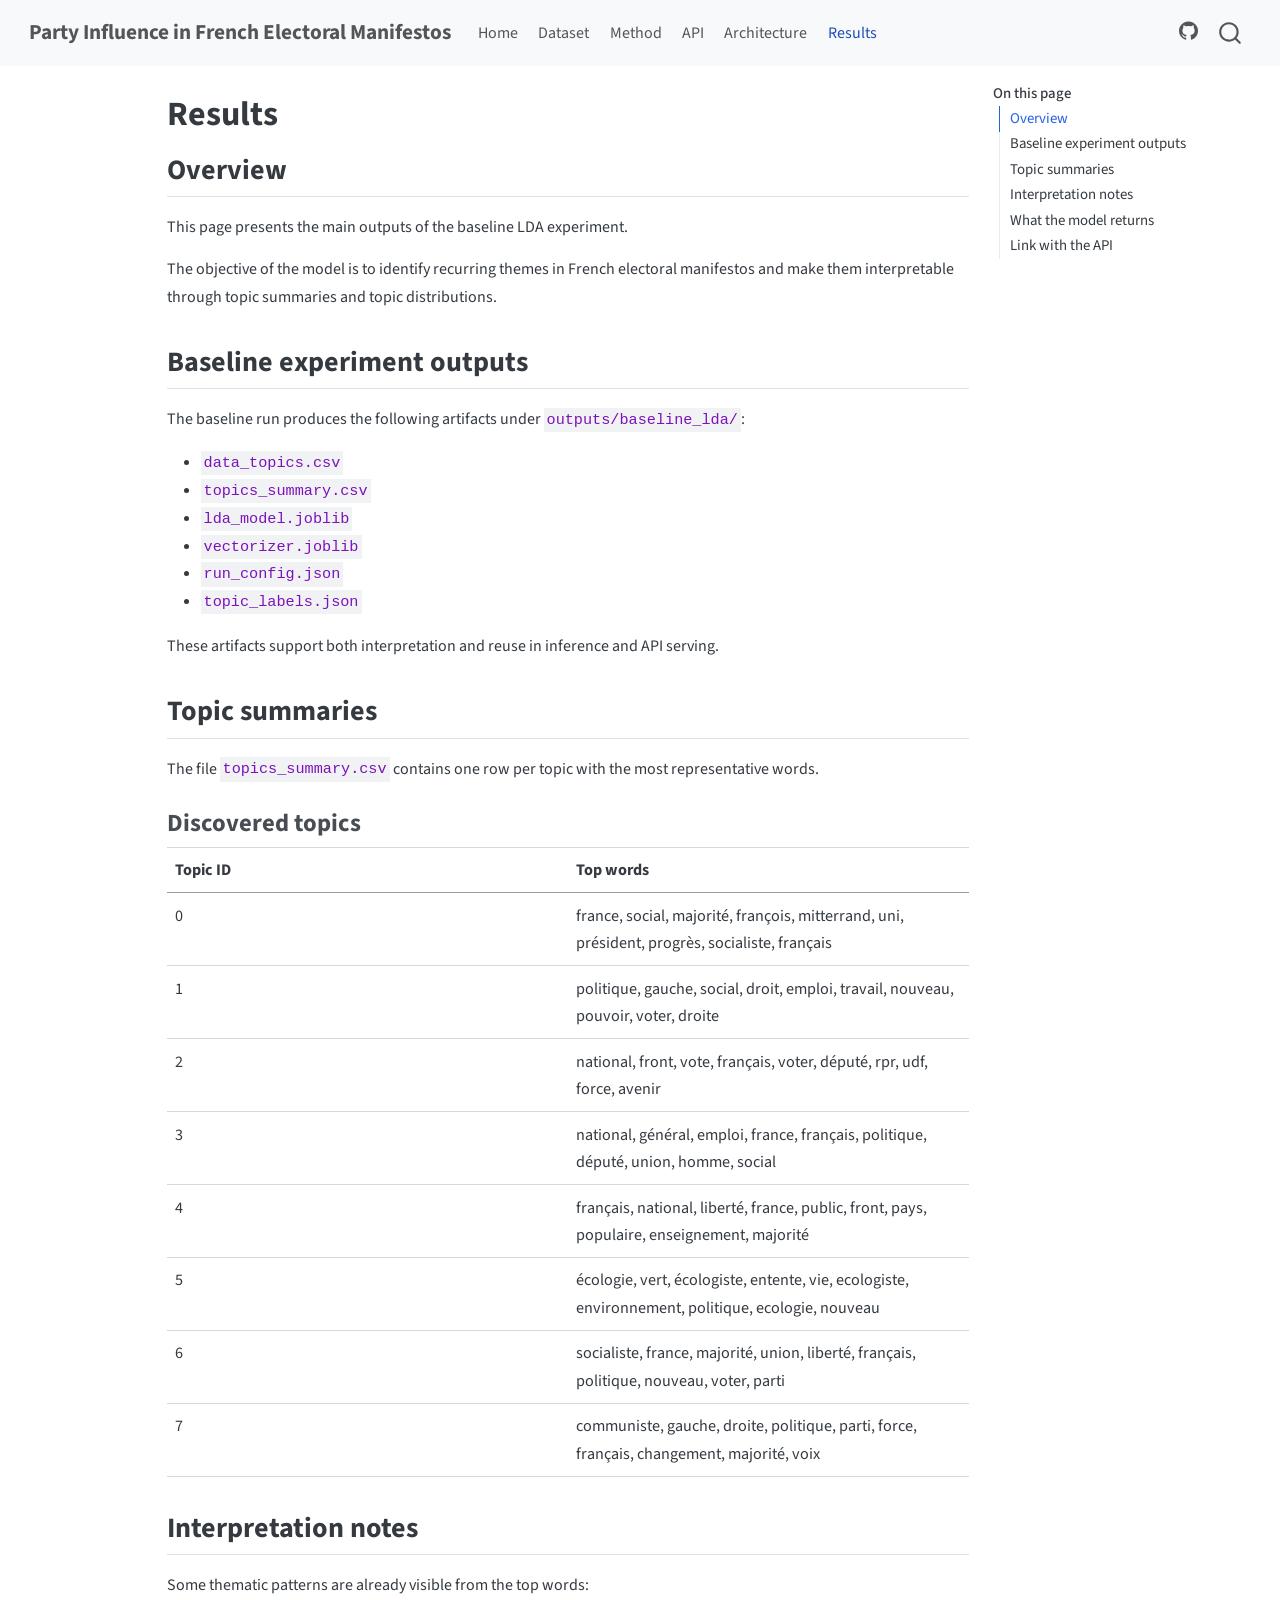
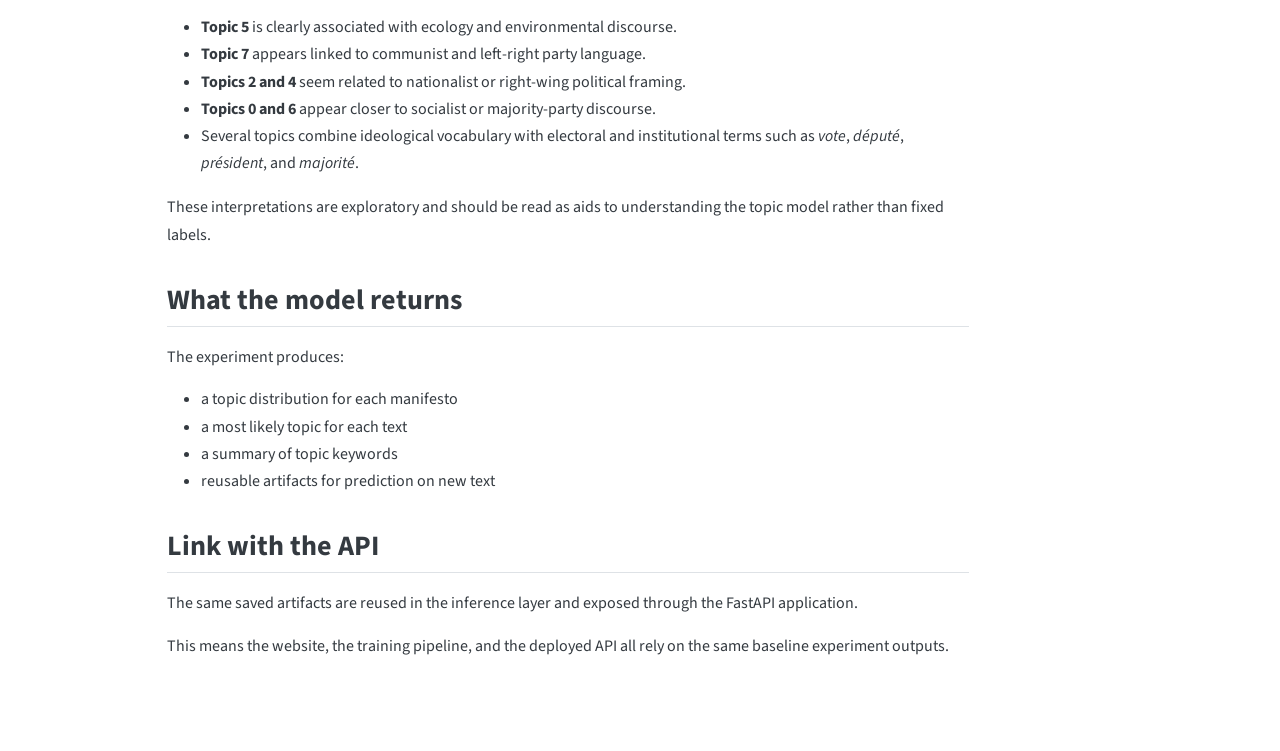
<file: docs/results.html>
<!DOCTYPE html>
<html xmlns="http://www.w3.org/1999/xhtml" lang="en" xml:lang="en"><head>

<meta charset="utf-8">
<meta name="generator" content="quarto-1.9.36">

<meta name="viewport" content="width=device-width, initial-scale=1.0, user-scalable=yes">


<title>Results – Party Influence in French Electoral Manifestos</title>
<style>
/* Default styles provided by pandoc.
** See https://pandoc.org/MANUAL.html#variables-for-html for config info.
*/
code{white-space: pre-wrap;}
span.smallcaps{font-variant: small-caps;}
div.columns{display: flex; gap: min(4vw, 1.5em);}
div.column{flex: auto; overflow-x: auto;}
div.hanging-indent{margin-left: 1.5em; text-indent: -1.5em;}
ul.task-list{list-style: none;}
ul.task-list li input[type="checkbox"] {
  width: 0.8em;
  margin: 0 0.8em 0.2em -1em; /* quarto-specific, see https://github.com/quarto-dev/quarto-cli/issues/4556 */ 
  vertical-align: middle;
}
</style>


<script src="site_libs/quarto-nav/quarto-nav.js"></script>
<script src="site_libs/quarto-nav/headroom.min.js"></script>
<script src="site_libs/clipboard/clipboard.min.js"></script>
<script src="site_libs/quarto-search/autocomplete.umd.js"></script>
<script src="site_libs/quarto-search/fuse.min.js"></script>
<script src="site_libs/quarto-search/quarto-search.js"></script>
<meta name="quarto:offset" content="./">
<script src="site_libs/quarto-html/quarto.js" type="module"></script>
<script src="site_libs/quarto-html/tabsets/tabsets.js" type="module"></script>
<script src="site_libs/quarto-html/popper.min.js"></script>
<script src="site_libs/quarto-html/tippy.umd.min.js"></script>
<script src="site_libs/quarto-html/anchor.min.js"></script>
<link href="site_libs/quarto-html/tippy.css" rel="stylesheet">
<link href="site_libs/quarto-html/quarto-syntax-highlighting-845c23b38eaddc0f92fda52bfe77a8c8.css" rel="stylesheet" id="quarto-text-highlighting-styles">
<script src="site_libs/bootstrap/bootstrap.min.js"></script>
<link href="site_libs/bootstrap/bootstrap-icons.css" rel="stylesheet">
<link href="site_libs/bootstrap/bootstrap-158031087360bce0ff56dc785ce39e06.min.css" rel="stylesheet" append-hash="true" id="quarto-bootstrap" data-mode="light">
<script id="quarto-search-options" type="application/json">{
  "location": "navbar",
  "copy-button": false,
  "collapse-after": 3,
  "panel-placement": "end",
  "type": "overlay",
  "limit": 50,
  "keyboard-shortcut": [
    "f",
    "/",
    "s"
  ],
  "show-item-context": false,
  "language": {
    "search-no-results-text": "No results",
    "search-matching-documents-text": "matching documents",
    "search-copy-link-title": "Copy link to search",
    "search-hide-matches-text": "Hide additional matches",
    "search-more-match-text": "more match in this document",
    "search-more-matches-text": "more matches in this document",
    "search-clear-button-title": "Clear",
    "search-text-placeholder": "",
    "search-detached-cancel-button-title": "Cancel",
    "search-submit-button-title": "Submit",
    "search-label": "Search"
  }
}</script>


<link rel="stylesheet" href="styles.css">
</head>

<body class="nav-fixed quarto-light">

<div id="quarto-search-results"></div>
  <header id="quarto-header" class="headroom fixed-top">
    <nav class="navbar navbar-expand-lg " data-bs-theme="dark">
      <div class="navbar-container container-fluid">
      <div class="navbar-brand-container mx-auto">
    <a class="navbar-brand" href="./index.html">
    <span class="navbar-title">Party Influence in French Electoral Manifestos</span>
    </a>
  </div>
            <div id="quarto-search" class="" title="Search"></div>
          <button class="navbar-toggler" type="button" data-bs-toggle="collapse" data-bs-target="#navbarCollapse" aria-controls="navbarCollapse" role="menu" aria-expanded="false" aria-label="Toggle navigation" onclick="if (window.quartoToggleHeadroom) { window.quartoToggleHeadroom(); }">
  <span class="navbar-toggler-icon"></span>
</button>
          <div class="collapse navbar-collapse" id="navbarCollapse">
            <ul class="navbar-nav navbar-nav-scroll me-auto">
  <li class="nav-item">
    <a class="nav-link" href="./index.html"> 
<span class="menu-text">Home</span></a>
  </li>  
  <li class="nav-item">
    <a class="nav-link" href="./dataset.html"> 
<span class="menu-text">Dataset</span></a>
  </li>  
  <li class="nav-item">
    <a class="nav-link" href="./method.html"> 
<span class="menu-text">Method</span></a>
  </li>  
  <li class="nav-item">
    <a class="nav-link" href="./api.html"> 
<span class="menu-text">API</span></a>
  </li>  
  <li class="nav-item">
    <a class="nav-link" href="./architecture.html"> 
<span class="menu-text">Architecture</span></a>
  </li>  
  <li class="nav-item">
    <a class="nav-link active" href="./results.html" aria-current="page"> 
<span class="menu-text">Results</span></a>
  </li>  
</ul>
            <ul class="navbar-nav navbar-nav-scroll ms-auto">
  <li class="nav-item compact">
    <a class="nav-link" href="https://github.com/sarakpyny/MLOps-nlp-manifesto"> <i class="bi bi-github" role="img">
</i> 
<span class="menu-text"></span></a>
  </li>  
</ul>
          </div> <!-- /navcollapse -->
            <div class="quarto-navbar-tools">
</div>
      </div> <!-- /container-fluid -->
    </nav>
</header>
<!-- content -->
<div id="quarto-content" class="quarto-container page-columns page-rows-contents page-layout-article page-navbar">
<!-- sidebar -->
<!-- margin-sidebar -->
    <div id="quarto-margin-sidebar" class="sidebar margin-sidebar">
        <nav id="TOC" role="doc-toc" class="toc-active">
    <h2 id="toc-title">On this page</h2>
   
  <ul>
  <li><a href="#overview" id="toc-overview" class="nav-link active" data-scroll-target="#overview">Overview</a></li>
  <li><a href="#baseline-experiment-outputs" id="toc-baseline-experiment-outputs" class="nav-link" data-scroll-target="#baseline-experiment-outputs">Baseline experiment outputs</a></li>
  <li><a href="#topic-summaries" id="toc-topic-summaries" class="nav-link" data-scroll-target="#topic-summaries">Topic summaries</a>
  <ul class="collapse">
  <li><a href="#discovered-topics" id="toc-discovered-topics" class="nav-link" data-scroll-target="#discovered-topics">Discovered topics</a></li>
  </ul></li>
  <li><a href="#interpretation-notes" id="toc-interpretation-notes" class="nav-link" data-scroll-target="#interpretation-notes">Interpretation notes</a></li>
  <li><a href="#what-the-model-returns" id="toc-what-the-model-returns" class="nav-link" data-scroll-target="#what-the-model-returns">What the model returns</a></li>
  <li><a href="#link-with-the-api" id="toc-link-with-the-api" class="nav-link" data-scroll-target="#link-with-the-api">Link with the API</a></li>
  </ul>
</nav>
    </div>
<!-- main -->
<main class="content" id="quarto-document-content">

<header id="title-block-header" class="quarto-title-block default">
<div class="quarto-title">
<h1 class="title">Results</h1>
</div>



<div class="quarto-title-meta">

    
  
    
  </div>
  


</header>


<section id="overview" class="level2">
<h2 class="anchored" data-anchor-id="overview">Overview</h2>
<p>This page presents the main outputs of the baseline LDA experiment.</p>
<p>The objective of the model is to identify recurring themes in French electoral manifestos and make them interpretable through topic summaries and topic distributions.</p>
</section>
<section id="baseline-experiment-outputs" class="level2">
<h2 class="anchored" data-anchor-id="baseline-experiment-outputs">Baseline experiment outputs</h2>
<p>The baseline run produces the following artifacts under <code>outputs/baseline_lda/</code>:</p>
<ul>
<li><code>data_topics.csv</code></li>
<li><code>topics_summary.csv</code></li>
<li><code>lda_model.joblib</code></li>
<li><code>vectorizer.joblib</code></li>
<li><code>run_config.json</code></li>
<li><code>topic_labels.json</code></li>
</ul>
<p>These artifacts support both interpretation and reuse in inference and API serving.</p>
</section>
<section id="topic-summaries" class="level2">
<h2 class="anchored" data-anchor-id="topic-summaries">Topic summaries</h2>
<p>The file <code>topics_summary.csv</code> contains one row per topic with the most representative words.</p>
<section id="discovered-topics" class="level3">
<h3 class="anchored" data-anchor-id="discovered-topics">Discovered topics</h3>
<table class="caption-top table">
<colgroup>
<col style="width: 50%">
<col style="width: 50%">
</colgroup>
<thead>
<tr class="header">
<th>Topic ID</th>
<th>Top words</th>
</tr>
</thead>
<tbody>
<tr class="odd">
<td>0</td>
<td>france, social, majorité, françois, mitterrand, uni, président, progrès, socialiste, français</td>
</tr>
<tr class="even">
<td>1</td>
<td>politique, gauche, social, droit, emploi, travail, nouveau, pouvoir, voter, droite</td>
</tr>
<tr class="odd">
<td>2</td>
<td>national, front, vote, français, voter, député, rpr, udf, force, avenir</td>
</tr>
<tr class="even">
<td>3</td>
<td>national, général, emploi, france, français, politique, député, union, homme, social</td>
</tr>
<tr class="odd">
<td>4</td>
<td>français, national, liberté, france, public, front, pays, populaire, enseignement, majorité</td>
</tr>
<tr class="even">
<td>5</td>
<td>écologie, vert, écologiste, entente, vie, ecologiste, environnement, politique, ecologie, nouveau</td>
</tr>
<tr class="odd">
<td>6</td>
<td>socialiste, france, majorité, union, liberté, français, politique, nouveau, voter, parti</td>
</tr>
<tr class="even">
<td>7</td>
<td>communiste, gauche, droite, politique, parti, force, français, changement, majorité, voix</td>
</tr>
</tbody>
</table>
</section>
</section>
<section id="interpretation-notes" class="level2">
<h2 class="anchored" data-anchor-id="interpretation-notes">Interpretation notes</h2>
<p>Some thematic patterns are already visible from the top words:</p>
<ul>
<li><strong>Topic 5</strong> is clearly associated with ecology and environmental discourse.</li>
<li><strong>Topic 7</strong> appears linked to communist and left-right party language.</li>
<li><strong>Topics 2 and 4</strong> seem related to nationalist or right-wing political framing.</li>
<li><strong>Topics 0 and 6</strong> appear closer to socialist or majority-party discourse.</li>
<li>Several topics combine ideological vocabulary with electoral and institutional terms such as <em>vote</em>, <em>député</em>, <em>président</em>, and <em>majorité</em>.</li>
</ul>
<p>These interpretations are exploratory and should be read as aids to understanding the topic model rather than fixed labels.</p>
</section>
<section id="what-the-model-returns" class="level2">
<h2 class="anchored" data-anchor-id="what-the-model-returns">What the model returns</h2>
<p>The experiment produces:</p>
<ul>
<li>a topic distribution for each manifesto</li>
<li>a most likely topic for each text</li>
<li>a summary of topic keywords</li>
<li>reusable artifacts for prediction on new text</li>
</ul>
</section>
<section id="link-with-the-api" class="level2">
<h2 class="anchored" data-anchor-id="link-with-the-api">Link with the API</h2>
<p>The same saved artifacts are reused in the inference layer and exposed through the FastAPI application.</p>
<p>This means the website, the training pipeline, and the deployed API all rely on the same baseline experiment outputs.</p>


</section>

</main> <!-- /main -->
<script id="quarto-html-after-body" type="application/javascript">
  window.document.addEventListener("DOMContentLoaded", function (event) {
    const icon = "";
    const anchorJS = new window.AnchorJS();
    anchorJS.options = {
      placement: 'right',
      icon: icon
    };
    anchorJS.add('.anchored');
    const isCodeAnnotation = (el) => {
      for (const clz of el.classList) {
        if (clz.startsWith('code-annotation-')) {                     
          return true;
        }
      }
      return false;
    }
    const onCopySuccess = function(e) {
      // button target
      const button = e.trigger;
      // don't keep focus
      button.blur();
      // flash "checked"
      button.classList.add('code-copy-button-checked');
      var currentTitle = button.getAttribute("title");
      button.setAttribute("title", "Copied!");
      let tooltip;
      if (window.bootstrap) {
        button.setAttribute("data-bs-toggle", "tooltip");
        button.setAttribute("data-bs-placement", "left");
        button.setAttribute("data-bs-title", "Copied!");
        tooltip = new bootstrap.Tooltip(button, 
          { trigger: "manual", 
            customClass: "code-copy-button-tooltip",
            offset: [0, -8]});
        tooltip.show();    
      }
      setTimeout(function() {
        if (tooltip) {
          tooltip.hide();
          button.removeAttribute("data-bs-title");
          button.removeAttribute("data-bs-toggle");
          button.removeAttribute("data-bs-placement");
        }
        button.setAttribute("title", currentTitle);
        button.classList.remove('code-copy-button-checked');
      }, 1000);
      // clear code selection
      e.clearSelection();
    }
    const getTextToCopy = function(trigger) {
      const outerScaffold = trigger.parentElement.cloneNode(true);
      const codeEl = outerScaffold.querySelector('code');
      for (const childEl of codeEl.children) {
        if (isCodeAnnotation(childEl)) {
          childEl.remove();
        }
      }
      return codeEl.innerText;
    }
    const clipboard = new window.ClipboardJS('.code-copy-button:not([data-in-quarto-modal])', {
      text: getTextToCopy
    });
    clipboard.on('success', onCopySuccess);
    if (window.document.getElementById('quarto-embedded-source-code-modal')) {
      const clipboardModal = new window.ClipboardJS('.code-copy-button[data-in-quarto-modal]', {
        text: getTextToCopy,
        container: window.document.getElementById('quarto-embedded-source-code-modal')
      });
      clipboardModal.on('success', onCopySuccess);
    }
      var localhostRegex = new RegExp(/^(?:http|https):\/\/localhost\:?[0-9]*\//);
      var mailtoRegex = new RegExp(/^mailto:/);
        var filterRegex = new RegExp('/' + window.location.host + '/');
      var isInternal = (href) => {
          return filterRegex.test(href) || localhostRegex.test(href) || mailtoRegex.test(href);
      }
      // Inspect non-navigation links and adorn them if external
     var links = window.document.querySelectorAll('a[href]:not(.nav-link):not(.navbar-brand):not(.toc-action):not(.sidebar-link):not(.sidebar-item-toggle):not(.pagination-link):not(.no-external):not([aria-hidden]):not(.dropdown-item):not(.quarto-navigation-tool):not(.about-link)');
      for (var i=0; i<links.length; i++) {
        const link = links[i];
        if (!isInternal(link.href)) {
          // undo the damage that might have been done by quarto-nav.js in the case of
          // links that we want to consider external
          if (link.dataset.originalHref !== undefined) {
            link.href = link.dataset.originalHref;
          }
        }
      }
    function tippyHover(el, contentFn, onTriggerFn, onUntriggerFn) {
      const config = {
        allowHTML: true,
        maxWidth: 500,
        delay: 100,
        arrow: false,
        appendTo: function(el) {
            return el.parentElement;
        },
        interactive: true,
        interactiveBorder: 10,
        theme: 'quarto',
        placement: 'bottom-start',
      };
      if (contentFn) {
        config.content = contentFn;
      }
      if (onTriggerFn) {
        config.onTrigger = onTriggerFn;
      }
      if (onUntriggerFn) {
        config.onUntrigger = onUntriggerFn;
      }
      window.tippy(el, config); 
    }
    const noterefs = window.document.querySelectorAll('a[role="doc-noteref"]');
    for (var i=0; i<noterefs.length; i++) {
      const ref = noterefs[i];
      tippyHover(ref, function() {
        // use id or data attribute instead here
        let href = ref.getAttribute('data-footnote-href') || ref.getAttribute('href');
        try { href = new URL(href).hash; } catch {}
        const id = href.replace(/^#\/?/, "");
        const note = window.document.getElementById(id);
        if (note) {
          return note.innerHTML;
        } else {
          return "";
        }
      });
    }
    const xrefs = window.document.querySelectorAll('a.quarto-xref');
    const processXRef = (id, note) => {
      // Strip column container classes
      const stripColumnClz = (el) => {
        el.classList.remove("page-full", "page-columns");
        if (el.children) {
          for (const child of el.children) {
            stripColumnClz(child);
          }
        }
      }
      stripColumnClz(note)
      if (id === null || id.startsWith('sec-')) {
        // Special case sections, only their first couple elements
        const container = document.createElement("div");
        if (note.children && note.children.length > 2) {
          container.appendChild(note.children[0].cloneNode(true));
          for (let i = 1; i < note.children.length; i++) {
            const child = note.children[i];
            if (child.tagName === "P" && child.innerText === "") {
              continue;
            } else {
              container.appendChild(child.cloneNode(true));
              break;
            }
          }
          if (window.Quarto?.typesetMath) {
            window.Quarto.typesetMath(container);
          }
          return container.innerHTML
        } else {
          if (window.Quarto?.typesetMath) {
            window.Quarto.typesetMath(note);
          }
          return note.innerHTML;
        }
      } else {
        // Remove any anchor links if they are present
        const anchorLink = note.querySelector('a.anchorjs-link');
        if (anchorLink) {
          anchorLink.remove();
        }
        if (window.Quarto?.typesetMath) {
          window.Quarto.typesetMath(note);
        }
        if (note.classList.contains("callout")) {
          return note.outerHTML;
        } else {
          return note.innerHTML;
        }
      }
    }
    for (var i=0; i<xrefs.length; i++) {
      const xref = xrefs[i];
      tippyHover(xref, undefined, function(instance) {
        instance.disable();
        let url = xref.getAttribute('href');
        let hash = undefined; 
        if (url.startsWith('#')) {
          hash = url;
        } else {
          try { hash = new URL(url).hash; } catch {}
        }
        if (hash) {
          const id = hash.replace(/^#\/?/, "");
          const note = window.document.getElementById(id);
          if (note !== null) {
            try {
              const html = processXRef(id, note.cloneNode(true));
              instance.setContent(html);
            } finally {
              instance.enable();
              instance.show();
            }
          } else {
            // See if we can fetch this
            fetch(url.split('#')[0])
            .then(res => res.text())
            .then(html => {
              const parser = new DOMParser();
              const htmlDoc = parser.parseFromString(html, "text/html");
              const note = htmlDoc.getElementById(id);
              if (note !== null) {
                const html = processXRef(id, note);
                instance.setContent(html);
              } 
            }).finally(() => {
              instance.enable();
              instance.show();
            });
          }
        } else {
          // See if we can fetch a full url (with no hash to target)
          // This is a special case and we should probably do some content thinning / targeting
          fetch(url)
          .then(res => res.text())
          .then(html => {
            const parser = new DOMParser();
            const htmlDoc = parser.parseFromString(html, "text/html");
            const note = htmlDoc.querySelector('main.content');
            if (note !== null) {
              // This should only happen for chapter cross references
              // (since there is no id in the URL)
              // remove the first header
              if (note.children.length > 0 && note.children[0].tagName === "HEADER") {
                note.children[0].remove();
              }
              const html = processXRef(null, note);
              instance.setContent(html);
            } 
          }).finally(() => {
            instance.enable();
            instance.show();
          });
        }
      }, function(instance) {
      });
    }
        let selectedAnnoteEl;
        const selectorForAnnotation = ( cell, annotation) => {
          let cellAttr = 'data-code-cell="' + cell + '"';
          let lineAttr = 'data-code-annotation="' +  annotation + '"';
          const selector = 'span[' + cellAttr + '][' + lineAttr + ']';
          return selector;
        }
        const selectCodeLines = (annoteEl) => {
          const doc = window.document;
          const targetCell = annoteEl.getAttribute("data-target-cell");
          const targetAnnotation = annoteEl.getAttribute("data-target-annotation");
          const annoteSpan = window.document.querySelector(selectorForAnnotation(targetCell, targetAnnotation));
          const lines = annoteSpan.getAttribute("data-code-lines").split(",");
          const lineIds = lines.map((line) => {
            return targetCell + "-" + line;
          })
          let top = null;
          let height = null;
          let parent = null;
          if (lineIds.length > 0) {
              //compute the position of the single el (top and bottom and make a div)
              const el = window.document.getElementById(lineIds[0]);
              top = el.offsetTop;
              height = el.offsetHeight;
              parent = el.parentElement.parentElement;
            if (lineIds.length > 1) {
              const lastEl = window.document.getElementById(lineIds[lineIds.length - 1]);
              const bottom = lastEl.offsetTop + lastEl.offsetHeight;
              height = bottom - top;
            }
            if (top !== null && height !== null && parent !== null) {
              // cook up a div (if necessary) and position it 
              let div = window.document.getElementById("code-annotation-line-highlight");
              if (div === null) {
                div = window.document.createElement("div");
                div.setAttribute("id", "code-annotation-line-highlight");
                div.style.position = 'absolute';
                parent.appendChild(div);
              }
              div.style.top = top - 2 + "px";
              div.style.height = height + 4 + "px";
              div.style.left = 0;
              let gutterDiv = window.document.getElementById("code-annotation-line-highlight-gutter");
              if (gutterDiv === null) {
                gutterDiv = window.document.createElement("div");
                gutterDiv.setAttribute("id", "code-annotation-line-highlight-gutter");
                gutterDiv.style.position = 'absolute';
                const codeCell = window.document.getElementById(targetCell);
                const gutter = codeCell.querySelector('.code-annotation-gutter');
                gutter.appendChild(gutterDiv);
              }
              gutterDiv.style.top = top - 2 + "px";
              gutterDiv.style.height = height + 4 + "px";
            }
            selectedAnnoteEl = annoteEl;
          }
        };
        const unselectCodeLines = () => {
          const elementsIds = ["code-annotation-line-highlight", "code-annotation-line-highlight-gutter"];
          elementsIds.forEach((elId) => {
            const div = window.document.getElementById(elId);
            if (div) {
              div.remove();
            }
          });
          selectedAnnoteEl = undefined;
        };
          // Handle positioning of the toggle
      window.addEventListener(
        "resize",
        throttle(() => {
          elRect = undefined;
          if (selectedAnnoteEl) {
            selectCodeLines(selectedAnnoteEl);
          }
        }, 10)
      );
      function throttle(fn, ms) {
      let throttle = false;
      let timer;
        return (...args) => {
          if(!throttle) { // first call gets through
              fn.apply(this, args);
              throttle = true;
          } else { // all the others get throttled
              if(timer) clearTimeout(timer); // cancel #2
              timer = setTimeout(() => {
                fn.apply(this, args);
                timer = throttle = false;
              }, ms);
          }
        };
      }
        // Attach click handler to the DT
        const annoteDls = window.document.querySelectorAll('dt[data-target-cell]');
        for (const annoteDlNode of annoteDls) {
          annoteDlNode.addEventListener('click', (event) => {
            const clickedEl = event.target;
            if (clickedEl !== selectedAnnoteEl) {
              unselectCodeLines();
              const activeEl = window.document.querySelector('dt[data-target-cell].code-annotation-active');
              if (activeEl) {
                activeEl.classList.remove('code-annotation-active');
              }
              selectCodeLines(clickedEl);
              clickedEl.classList.add('code-annotation-active');
            } else {
              // Unselect the line
              unselectCodeLines();
              clickedEl.classList.remove('code-annotation-active');
            }
          });
        }
    const findCites = (el) => {
      const parentEl = el.parentElement;
      if (parentEl) {
        const cites = parentEl.dataset.cites;
        if (cites) {
          return {
            el,
            cites: cites.split(' ')
          };
        } else {
          return findCites(el.parentElement)
        }
      } else {
        return undefined;
      }
    };
    var bibliorefs = window.document.querySelectorAll('a[role="doc-biblioref"]');
    for (var i=0; i<bibliorefs.length; i++) {
      const ref = bibliorefs[i];
      const citeInfo = findCites(ref);
      if (citeInfo) {
        tippyHover(citeInfo.el, function() {
          var popup = window.document.createElement('div');
          citeInfo.cites.forEach(function(cite) {
            var citeDiv = window.document.createElement('div');
            citeDiv.classList.add('hanging-indent');
            citeDiv.classList.add('csl-entry');
            var biblioDiv = window.document.getElementById('ref-' + cite);
            if (biblioDiv) {
              citeDiv.innerHTML = biblioDiv.innerHTML;
            }
            popup.appendChild(citeDiv);
          });
          return popup.innerHTML;
        });
      }
    }
  });
  </script>
</div> <!-- /content -->




</body></html>
</file>
<file: docs/site_libs/quarto-html/tippy.css>
.tippy-box[data-animation=fade][data-state=hidden]{opacity:0}[data-tippy-root]{max-width:calc(100vw - 10px)}.tippy-box{position:relative;background-color:#333;color:#fff;border-radius:4px;font-size:14px;line-height:1.4;white-space:normal;outline:0;transition-property:transform,visibility,opacity}.tippy-box[data-placement^=top]>.tippy-arrow{bottom:0}.tippy-box[data-placement^=top]>.tippy-arrow:before{bottom:-7px;left:0;border-width:8px 8px 0;border-top-color:initial;transform-origin:center top}.tippy-box[data-placement^=bottom]>.tippy-arrow{top:0}.tippy-box[data-placement^=bottom]>.tippy-arrow:before{top:-7px;left:0;border-width:0 8px 8px;border-bottom-color:initial;transform-origin:center bottom}.tippy-box[data-placement^=left]>.tippy-arrow{right:0}.tippy-box[data-placement^=left]>.tippy-arrow:before{border-width:8px 0 8px 8px;border-left-color:initial;right:-7px;transform-origin:center left}.tippy-box[data-placement^=right]>.tippy-arrow{left:0}.tippy-box[data-placement^=right]>.tippy-arrow:before{left:-7px;border-width:8px 8px 8px 0;border-right-color:initial;transform-origin:center right}.tippy-box[data-inertia][data-state=visible]{transition-timing-function:cubic-bezier(.54,1.5,.38,1.11)}.tippy-arrow{width:16px;height:16px;color:#333}.tippy-arrow:before{content:"";position:absolute;border-color:transparent;border-style:solid}.tippy-content{position:relative;padding:5px 9px;z-index:1}
</file>
<file: docs/site_libs/quarto-html/quarto-syntax-highlighting-845c23b38eaddc0f92fda52bfe77a8c8.css>
/* quarto syntax highlight colors */
:root {
  --quarto-hl-ot-color: #003B4F;
  --quarto-hl-at-color: #657422;
  --quarto-hl-ss-color: #20794D;
  --quarto-hl-an-color: #5E5E5E;
  --quarto-hl-fu-color: #4758AB;
  --quarto-hl-st-color: #20794D;
  --quarto-hl-cf-color: #003B4F;
  --quarto-hl-op-color: #5E5E5E;
  --quarto-hl-er-color: #AD0000;
  --quarto-hl-bn-color: #AD0000;
  --quarto-hl-al-color: #AD0000;
  --quarto-hl-va-color: #111111;
  --quarto-hl-bu-color: inherit;
  --quarto-hl-ex-color: inherit;
  --quarto-hl-pp-color: #AD0000;
  --quarto-hl-in-color: #5E5E5E;
  --quarto-hl-vs-color: #20794D;
  --quarto-hl-wa-color: #5E5E5E;
  --quarto-hl-do-color: #5E5E5E;
  --quarto-hl-im-color: #00769E;
  --quarto-hl-ch-color: #20794D;
  --quarto-hl-dt-color: #AD0000;
  --quarto-hl-fl-color: #AD0000;
  --quarto-hl-co-color: #5E5E5E;
  --quarto-hl-cv-color: #5E5E5E;
  --quarto-hl-cn-color: #8f5902;
  --quarto-hl-sc-color: #5E5E5E;
  --quarto-hl-dv-color: #AD0000;
  --quarto-hl-kw-color: #003B4F;
}

/* other quarto variables */
:root {
  --quarto-font-monospace: SFMono-Regular, Menlo, Monaco, Consolas, "Liberation Mono", "Courier New", monospace;
}

/* syntax highlight based on Pandoc's rules */
pre > code.sourceCode > span {
  color: #003B4F;
}

code.sourceCode > span {
  color: #003B4F;
}

div.sourceCode,
div.sourceCode pre.sourceCode {
  color: #003B4F;
}

/* Normal */
code span {
  color: #003B4F;
}

/* Alert */
code span.al {
  color: #AD0000;
  font-style: inherit;
}

/* Annotation */
code span.an {
  color: #5E5E5E;
  font-style: inherit;
}

/* Attribute */
code span.at {
  color: #657422;
  font-style: inherit;
}

/* BaseN */
code span.bn {
  color: #AD0000;
  font-style: inherit;
}

/* BuiltIn */
code span.bu {
  font-style: inherit;
}

/* ControlFlow */
code span.cf {
  color: #003B4F;
  font-weight: bold;
  font-style: inherit;
}

/* Char */
code span.ch {
  color: #20794D;
  font-style: inherit;
}

/* Constant */
code span.cn {
  color: #8f5902;
  font-style: inherit;
}

/* Comment */
code span.co {
  color: #5E5E5E;
  font-style: inherit;
}

/* CommentVar */
code span.cv {
  color: #5E5E5E;
  font-style: italic;
}

/* Documentation */
code span.do {
  color: #5E5E5E;
  font-style: italic;
}

/* DataType */
code span.dt {
  color: #AD0000;
  font-style: inherit;
}

/* DecVal */
code span.dv {
  color: #AD0000;
  font-style: inherit;
}

/* Error */
code span.er {
  color: #AD0000;
  font-style: inherit;
}

/* Extension */
code span.ex {
  font-style: inherit;
}

/* Float */
code span.fl {
  color: #AD0000;
  font-style: inherit;
}

/* Function */
code span.fu {
  color: #4758AB;
  font-style: inherit;
}

/* Import */
code span.im {
  color: #00769E;
  font-style: inherit;
}

/* Information */
code span.in {
  color: #5E5E5E;
  font-style: inherit;
}

/* Keyword */
code span.kw {
  color: #003B4F;
  font-weight: bold;
  font-style: inherit;
}

/* Operator */
code span.op {
  color: #5E5E5E;
  font-style: inherit;
}

/* Other */
code span.ot {
  color: #003B4F;
  font-style: inherit;
}

/* Preprocessor */
code span.pp {
  color: #AD0000;
  font-style: inherit;
}

/* SpecialChar */
code span.sc {
  color: #5E5E5E;
  font-style: inherit;
}

/* SpecialString */
code span.ss {
  color: #20794D;
  font-style: inherit;
}

/* String */
code span.st {
  color: #20794D;
  font-style: inherit;
}

/* Variable */
code span.va {
  color: #111111;
  font-style: inherit;
}

/* VerbatimString */
code span.vs {
  color: #20794D;
  font-style: inherit;
}

/* Warning */
code span.wa {
  color: #5E5E5E;
  font-style: italic;
}

.prevent-inlining {
  content: "</";
}

/*# sourceMappingURL=ac89f0bb514bba72461919f78549e31c.css.map */
</file>
<file: docs/styles.css>
.quarto-title-banner {
    padding-top: 1.2rem;
    padding-bottom: 1.2rem;
}

h1,
h2,
h3 {
    font-weight: 700;
}

body {
    font-size: 16px;
    line-height: 1.7;
}

p {
    margin-bottom: 0.9rem;
}

ul {
    margin-bottom: 1rem;
}

.navbar-brand {
    font-weight: 700;
}

table {
    font-size: 0.95rem;
}

code {
    font-size: 0.95em;
}
</file>
<file: docs/site_libs/quarto-diagram/mermaid.css>
.mermaidTooltip {
  position: absolute;
  text-align: center;
  max-width: 200px;
  padding: 2px;
  font-family: "trebuchet ms", verdana, arial;
  font-size: 12px;
  background: #ffffde;
  border: 1px solid #aaaa33;
  border-radius: 2px;
  pointer-events: none;
  z-index: 1000;
}
</file>
